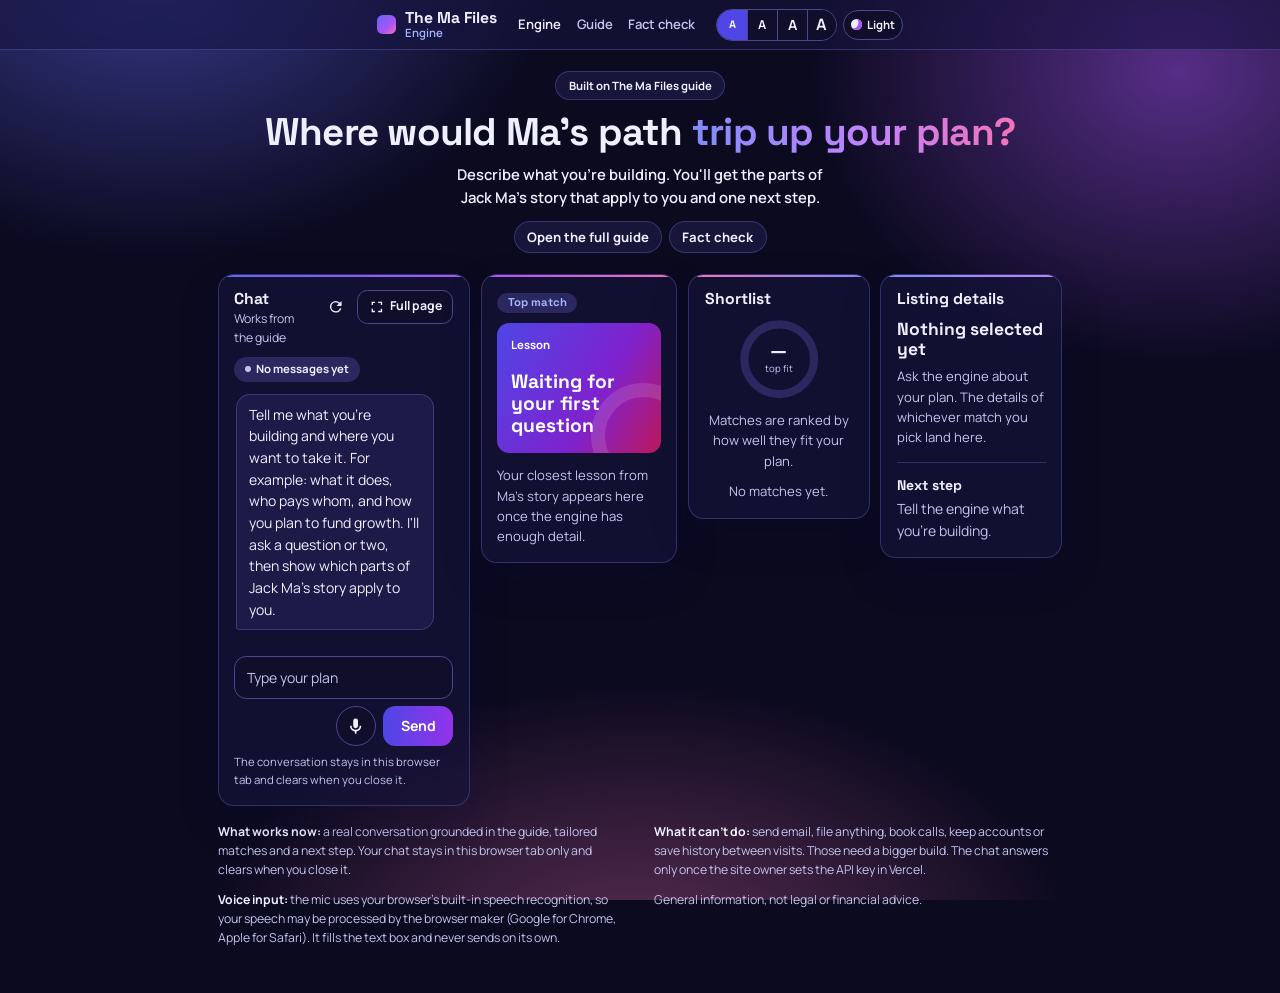
<file: index.html>
<!doctype html>
<html lang="en" data-theme="dark" data-font-size="sm">
<head>
<meta charset="utf-8">
<meta name="viewport" content="width=device-width, initial-scale=1, viewport-fit=cover">
<script>(function(){var d=document.documentElement;try{var t=localStorage.getItem('pref-theme');if(t==='light'||t==='dark'){d.setAttribute('data-theme',t);}var f=localStorage.getItem('pref-font-size');if(f==='sm'||f==='md'||f==='lg'||f==='xl'){d.setAttribute('data-font-size',f);}}catch(e){}})();</script>
<title>Ma Files Engine: test your plan against Jack Ma's story</title>
<meta name="description" content="Describe your business and see which parts of Jack Ma's rise and fall apply to you, with a concrete next step.">
<link rel="icon" href="/favicon.svg" type="image/svg+xml">
<link rel="preconnect" href="https://fonts.googleapis.com">
<link rel="preconnect" href="https://fonts.gstatic.com" crossorigin>
<link rel="stylesheet" href="https://fonts.googleapis.com/css2?family=Space+Grotesk:wght@500;600;700&family=Manrope:wght@400;500;600;700&display=swap">
<link rel="stylesheet" href="/assets/css/engine.css">
<script src="/assets/js/prefs.js" defer></script>
<script src="/assets/js/engine.js" defer></script>
</head>
<body>
<a class="skip" href="#chat-input">Skip to the chat</a>
<header class="nav">
  <div class="nav-inner">
    <a class="brand" href="/">
      <span class="brand-mark" aria-hidden="true"></span>
      <span class="brand-text"><span class="brand-name">The Ma Files</span><span class="brand-sub">Engine</span></span>
    </a>
    <nav class="nav-links" aria-label="Pages">
      <a href="/" aria-current="page">Engine</a>
      <a href="/guide">Guide</a>
      <a href="/guide#claims">Fact check</a>
    </nav>
    <div class="prefs" role="group" aria-label="Display settings">
      <div class="size-group" role="group" aria-label="Text size">
        <button type="button" class="pref-btn" data-font-size-set="sm" aria-pressed="true" aria-label="Text size small, selected">A</button>
        <button type="button" class="pref-btn" data-font-size-set="md" aria-pressed="false" aria-label="Text size medium">A</button>
        <button type="button" class="pref-btn" data-font-size-set="lg" aria-pressed="false" aria-label="Text size large">A</button>
        <button type="button" class="pref-btn" data-font-size-set="xl" aria-pressed="false" aria-label="Text size extra large">A</button>
      </div>
      <button type="button" class="pref-btn theme-btn" data-theme-toggle aria-pressed="true" aria-label="Switch to light theme"><span class="theme-icon" aria-hidden="true"></span><span class="theme-text">Light</span></button>
    </div>
  </div>
</header>

<main>
  <section class="hero">
    <p class="chip">Built on The Ma Files guide</p>
    <h1>Where would Ma's path <span class="grad">trip up your plan?</span></h1>
    <p class="sub">Describe what you're building. You'll get the parts of Jack Ma's story that apply to you and one next step.</p>
    <div class="hero-links">
      <a class="chip chip-link" href="/guide">Open the full guide</a>
      <a class="chip chip-link" href="/guide#claims">Fact check</a>
    </div>
  </section>

  <section class="board" aria-label="Engine">
    <article class="card card-chat" id="chat-card" aria-labelledby="chat-h">
      <div class="card-head">
        <div class="card-title">
          <h2 id="chat-h">Chat</h2>
          <p class="card-sub">Works from the guide</p>
        </div>
        <div class="head-actions">
          <button type="button" class="icon-btn" id="reset-btn" aria-label="Start over" title="Start over">
            <svg viewBox="0 0 24 24" aria-hidden="true" focusable="false"><path d="M17.65 6.35A7.95 7.95 0 0 0 12 4a8 8 0 1 0 7.73 10h-2.08A6 6 0 1 1 12 6c1.66 0 3.14.69 4.22 1.78L13 11h7V4l-2.35 2.35z"/></svg>
          </button>
          <button type="button" class="ghost-btn" id="full-btn" aria-pressed="false" aria-label="Open the chat full page">
            <svg viewBox="0 0 24 24" aria-hidden="true" focusable="false"><path d="M4 9V4h5v2H6v3H4zm10-5h6v5h-2V6h-4V4zM4 15h2v3h3v2H4v-5zm14 3v-3h2v5h-6v-2h4z"/></svg>
            <span id="full-label">Full page</span>
          </button>
        </div>
      </div>
      <p class="msg-count" id="msg-count"><span class="dot" aria-hidden="true"></span><span id="msg-count-text">No messages yet</span></p>
      <div class="log" id="log" role="log" aria-live="polite" aria-relevant="additions"></div>
      <form class="composer" id="composer" autocomplete="off">
        <label class="sr-only" for="chat-input">Describe your business or answer the question</label>
        <div class="composer-row">
          <textarea id="chat-input" rows="1" maxlength="1500" placeholder="Type your plan"></textarea>
          <button type="button" class="mic-btn" id="mic-btn" aria-pressed="false" aria-label="Start voice input" hidden>
            <svg viewBox="0 0 24 24" aria-hidden="true" focusable="false"><path d="M12 14a3 3 0 0 0 3-3V5a3 3 0 0 0-6 0v6a3 3 0 0 0 3 3zm5-3a5 5 0 0 1-10 0H5a7 7 0 0 0 6 6.93V21h2v-3.07A7 7 0 0 0 19 11h-2z"/></svg>
          </button>
          <button type="submit" class="send-btn" id="send-btn">Send</button>
        </div>
        <p class="status" id="status" role="status" aria-live="polite"></p>
        <p class="chat-note">The conversation stays in this browser tab and clears when you close it.</p>
      </form>
    </article>

    <article class="card card-top" aria-labelledby="top-h">
      <h2 class="pill-label" id="top-h">Top match</h2>
      <div class="match-tile">
        <p class="tile-kind">Lesson</p>
        <p class="tile-title" id="tile-title">Waiting for your first question</p>
      </div>
      <div id="top-match" class="top-match"></div>
    </article>

    <article class="card card-short" aria-labelledby="short-h">
      <h2 id="short-h">Shortlist</h2>
      <div class="gauge" id="gauge">
        <svg viewBox="0 0 120 120" aria-hidden="true" focusable="false">
          <defs>
            <linearGradient id="gauge-grad" x1="0" y1="0" x2="1" y2="1">
              <stop offset="0" stop-color="#818cf8"/>
              <stop offset="0.55" stop-color="#c084fc"/>
              <stop offset="1" stop-color="#f472b6"/>
            </linearGradient>
          </defs>
          <circle class="gauge-track" cx="60" cy="60" r="52"/>
          <circle class="gauge-fill" id="gauge-fill" cx="60" cy="60" r="52" stroke-dasharray="0 326.73" transform="rotate(-90 60 60)" visibility="hidden"/>
        </svg>
        <p class="gauge-value"><span id="gauge-number">&#8212;</span><span class="gauge-unit">top fit</span></p>
      </div>
      <p class="short-help">Matches are ranked by how well they fit your plan.</p>
      <ol class="shortlist" id="shortlist"></ol>
      <p class="empty center" id="short-empty">No matches yet.</p>
    </article>

    <article class="card card-details" aria-labelledby="details-h">
      <h2 id="details-h">Listing details</h2>
      <div id="details"></div>
      <div class="next-step">
        <h3>Next step</h3>
        <p id="next-step">Tell the engine what you're building.</p>
      </div>
    </article>
  </section>

  <section class="notes" aria-label="About this engine">
    <p><strong>What works now:</strong> a real conversation grounded in the guide, tailored matches and a next step. Your chat stays in this browser tab only and clears when you close it.</p>
    <p><strong>What it can't do:</strong> send email, file anything, book calls, keep accounts or save history between visits. Those need a bigger build. The chat answers only once the site owner sets the API key in Vercel.</p>
    <p><strong>Voice input:</strong> the mic uses your browser's built-in speech recognition, so your speech may be processed by the browser maker (Google for Chrome, Apple for Safari). It fills the text box and never sends on its own.</p>
    <p>General information, not legal or financial advice.</p>
  </section>
</main>
</body>
</html>
</file>
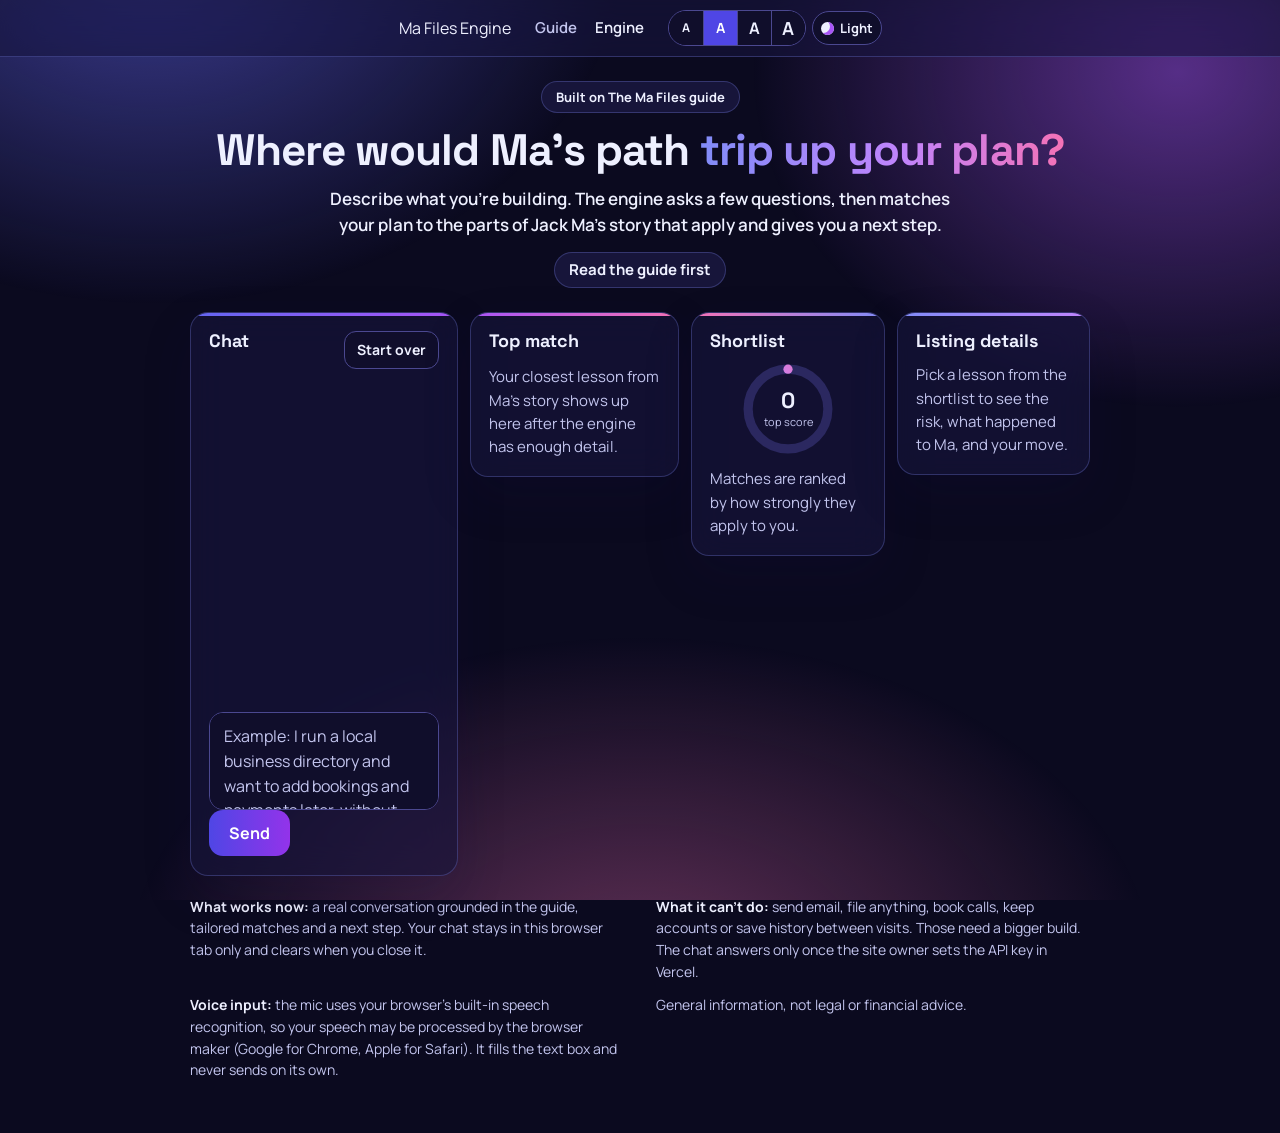
<file: engine.html>
<!doctype html>
<html lang="en" data-theme="dark" data-font-size="md">
<head>
<meta charset="utf-8">
<meta name="viewport" content="width=device-width, initial-scale=1, viewport-fit=cover">
<script>(function(){var d=document.documentElement;try{var t=localStorage.getItem('pref-theme');if(t==='light'||t==='dark'){d.setAttribute('data-theme',t);}var f=localStorage.getItem('pref-font-size');if(f==='sm'||f==='md'||f==='lg'||f==='xl'){d.setAttribute('data-font-size',f);}}catch(e){}})();</script>
<title>Ma Files Engine: test your plan against Jack Ma's story</title>
<meta name="description" content="Describe your business and see which parts of Jack Ma's rise and fall apply to you, with a concrete next step.">
<link rel="icon" href="/favicon.svg" type="image/svg+xml">
<link rel="preconnect" href="https://fonts.googleapis.com">
<link rel="preconnect" href="https://fonts.gstatic.com" crossorigin>
<link rel="stylesheet" href="https://fonts.googleapis.com/css2?family=Space+Grotesk:wght@500;600;700&family=Manrope:wght@400;500;600;700&display=swap">
<link rel="stylesheet" href="/assets/css/engine.css">
<script src="/assets/js/prefs.js" defer></script>
<script src="/assets/js/engine.js" defer></script>
</head>
<body>
<a class="skip" href="#chat-input">Skip to the chat</a>
<header class="nav">
  <div class="nav-inner">
    <a class="brand" href="/engine">Ma Files Engine</a>
    <nav class="nav-links" aria-label="Pages">
      <a href="/">Guide</a>
      <a href="/engine" aria-current="page">Engine</a>
    </nav>
    <div class="prefs" role="group" aria-label="Display settings">
      <div class="size-group" role="group" aria-label="Text size">
        <button type="button" class="pref-btn" data-font-size-set="sm" aria-pressed="false" aria-label="Text size small">A</button>
        <button type="button" class="pref-btn" data-font-size-set="md" aria-pressed="true" aria-label="Text size medium, selected">A</button>
        <button type="button" class="pref-btn" data-font-size-set="lg" aria-pressed="false" aria-label="Text size large">A</button>
        <button type="button" class="pref-btn" data-font-size-set="xl" aria-pressed="false" aria-label="Text size extra large">A</button>
      </div>
      <button type="button" class="pref-btn theme-btn" data-theme-toggle aria-pressed="true" aria-label="Switch to light theme"><span class="theme-icon" aria-hidden="true"></span><span class="theme-text">Light</span></button>
    </div>
  </div>
</header>

<main>
  <section class="hero">
    <p class="chip">Built on The Ma Files guide</p>
    <h1>Where would Ma's path <span class="grad">trip up your plan?</span></h1>
    <p class="sub">Describe what you're building. The engine asks a few questions, then matches your plan to the parts of Jack Ma's story that apply and gives you a next step.</p>
    <a class="chip chip-link" href="/">Read the guide first</a>
  </section>

  <section class="board" aria-label="Engine">
    <article class="card card-chat" aria-labelledby="chat-h">
      <div class="card-head">
        <h2 id="chat-h">Chat</h2>
        <button type="button" class="ghost-btn" id="reset-btn">Start over</button>
      </div>
      <div class="log" id="log" role="log" aria-live="polite" aria-relevant="additions"></div>
      <form class="composer" id="composer" autocomplete="off">
        <label class="sr-only" for="chat-input">Describe your business or answer the question</label>
        <textarea id="chat-input" rows="3" maxlength="1500" placeholder="Example: I run a local business directory and want to add bookings and payments later, without outside investors."></textarea>
        <div class="composer-actions">
          <button type="button" class="mic-btn" id="mic-btn" aria-pressed="false" aria-label="Start voice input" hidden>
            <svg viewBox="0 0 24 24" aria-hidden="true" focusable="false"><path d="M12 14a3 3 0 0 0 3-3V5a3 3 0 0 0-6 0v6a3 3 0 0 0 3 3zm5-3a5 5 0 0 1-10 0H5a7 7 0 0 0 6 6.93V21h2v-3.07A7 7 0 0 0 19 11h-2z"/></svg>
          </button>
          <button type="submit" class="send-btn" id="send-btn">Send</button>
        </div>
        <p class="status" id="status" role="status" aria-live="polite"></p>
      </form>
    </article>

    <article class="card card-top" aria-labelledby="top-h">
      <h2 id="top-h">Top match</h2>
      <div id="top-match" class="top-match">
        <p class="empty">Your closest lesson from Ma's story shows up here after the engine has enough detail.</p>
      </div>
    </article>

    <article class="card card-short" aria-labelledby="short-h">
      <h2 id="short-h">Shortlist</h2>
      <div class="gauge" id="gauge">
        <svg viewBox="0 0 120 120" aria-hidden="true" focusable="false">
          <defs>
            <linearGradient id="gauge-grad" x1="0" y1="0" x2="1" y2="1">
              <stop offset="0" stop-color="#818cf8"/>
              <stop offset="0.55" stop-color="#c084fc"/>
              <stop offset="1" stop-color="#f472b6"/>
            </linearGradient>
          </defs>
          <circle class="gauge-track" cx="60" cy="60" r="52"/>
          <circle class="gauge-fill" id="gauge-fill" cx="60" cy="60" r="52" stroke-dasharray="0 326.73" transform="rotate(-90 60 60)"/>
        </svg>
        <p class="gauge-value"><span id="gauge-number">0</span><span class="gauge-unit">top score</span></p>
      </div>
      <ol class="shortlist" id="shortlist"></ol>
      <p class="empty" id="short-empty">Matches are ranked by how strongly they apply to you.</p>
    </article>

    <article class="card card-details" aria-labelledby="details-h">
      <h2 id="details-h">Listing details</h2>
      <div id="details">
        <p class="empty">Pick a lesson from the shortlist to see the risk, what happened to Ma, and your move.</p>
      </div>
    </article>
  </section>

  <section class="notes" aria-label="About this engine">
    <p><strong>What works now:</strong> a real conversation grounded in the guide, tailored matches and a next step. Your chat stays in this browser tab only and clears when you close it.</p>
    <p><strong>What it can't do:</strong> send email, file anything, book calls, keep accounts or save history between visits. Those need a bigger build. The chat answers only once the site owner sets the API key in Vercel.</p>
    <p><strong>Voice input:</strong> the mic uses your browser's built-in speech recognition, so your speech may be processed by the browser maker (Google for Chrome, Apple for Safari). It fills the text box and never sends on its own.</p>
    <p>General information, not legal or financial advice.</p>
  </section>
</main>
</body>
</html>
</file>
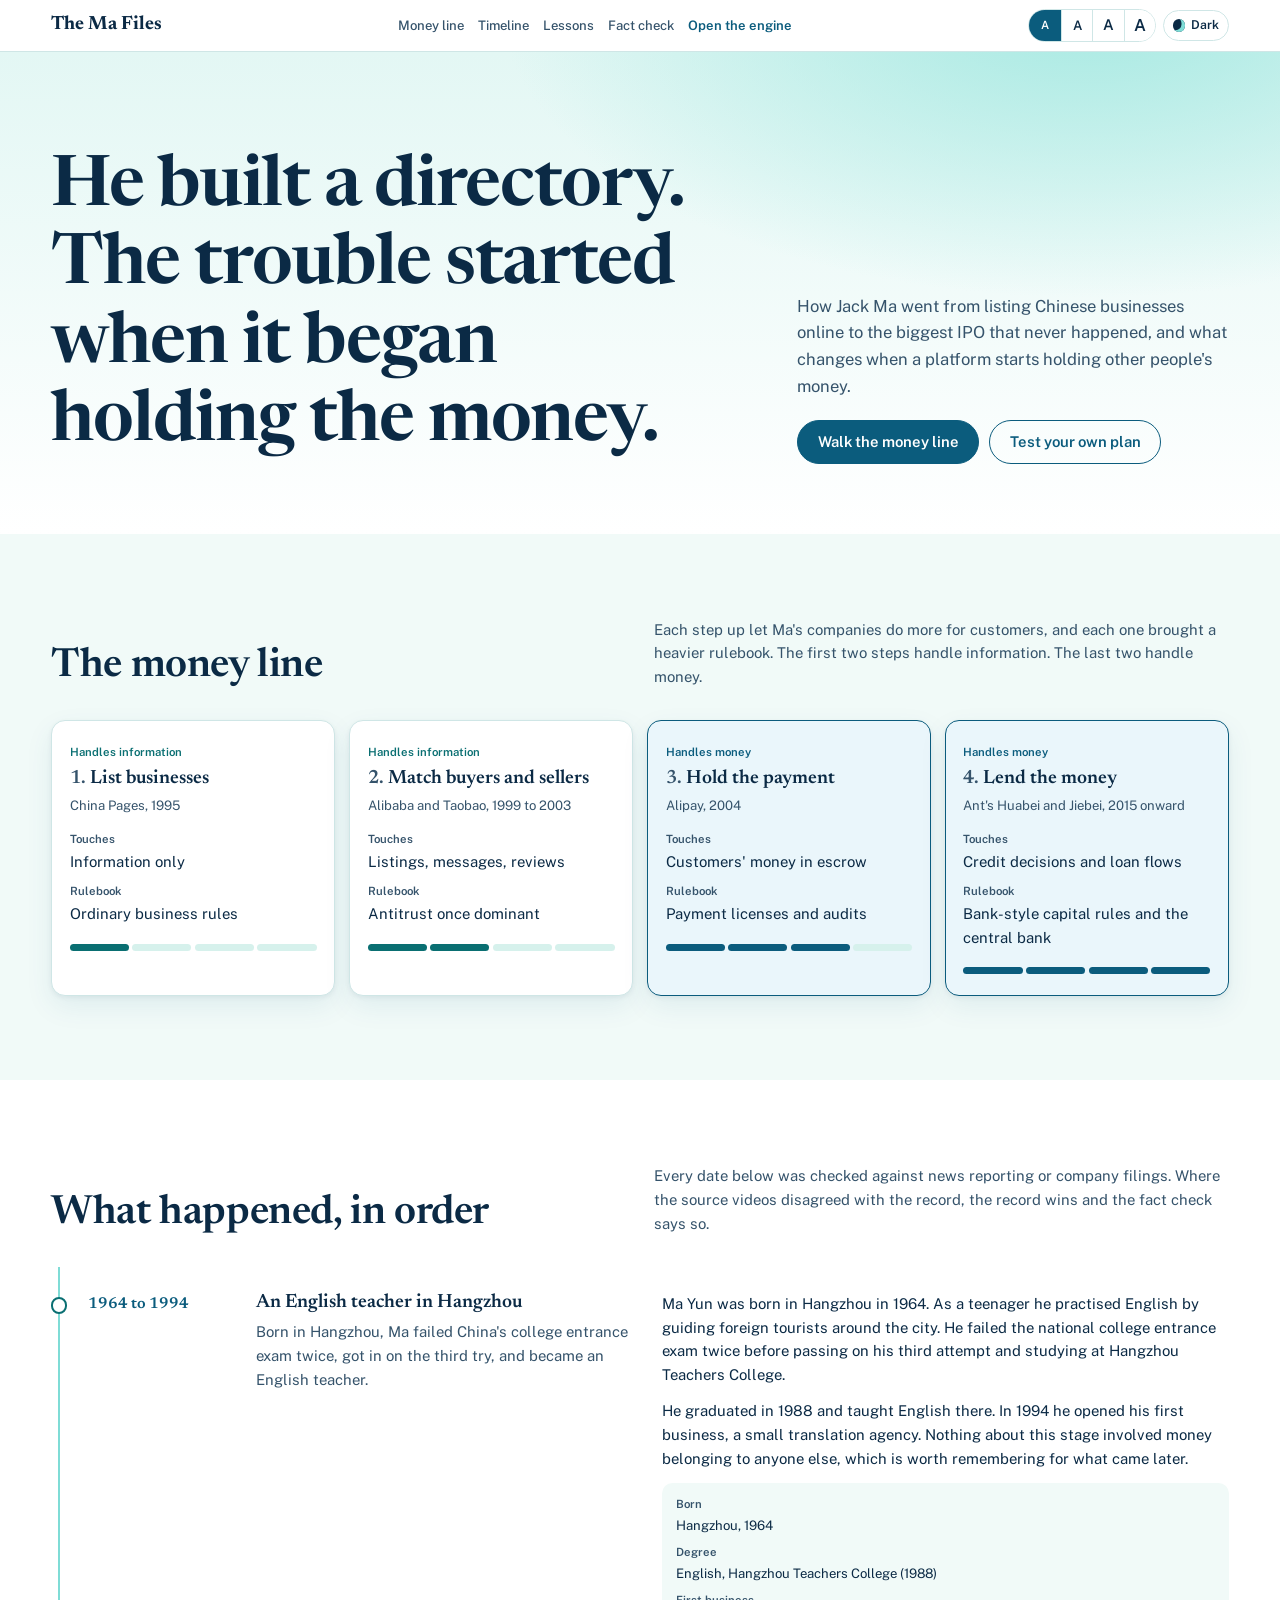
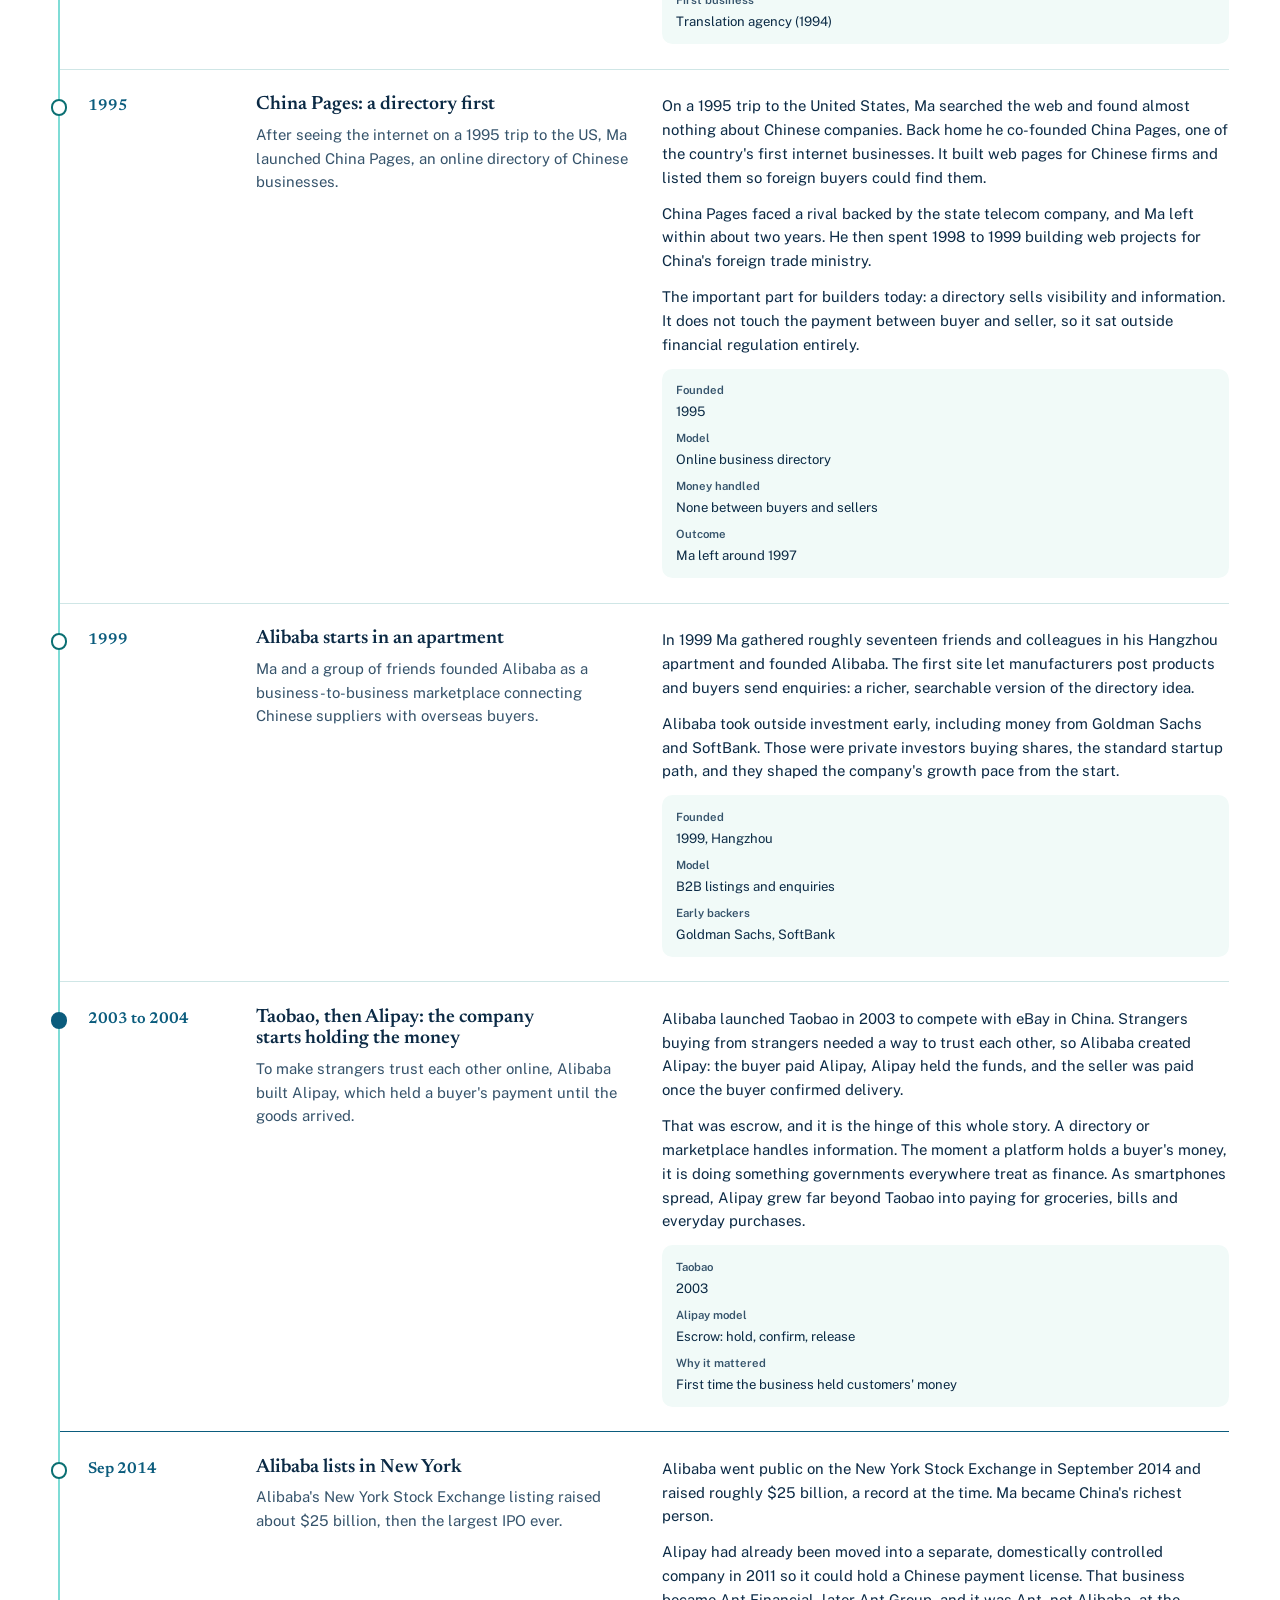
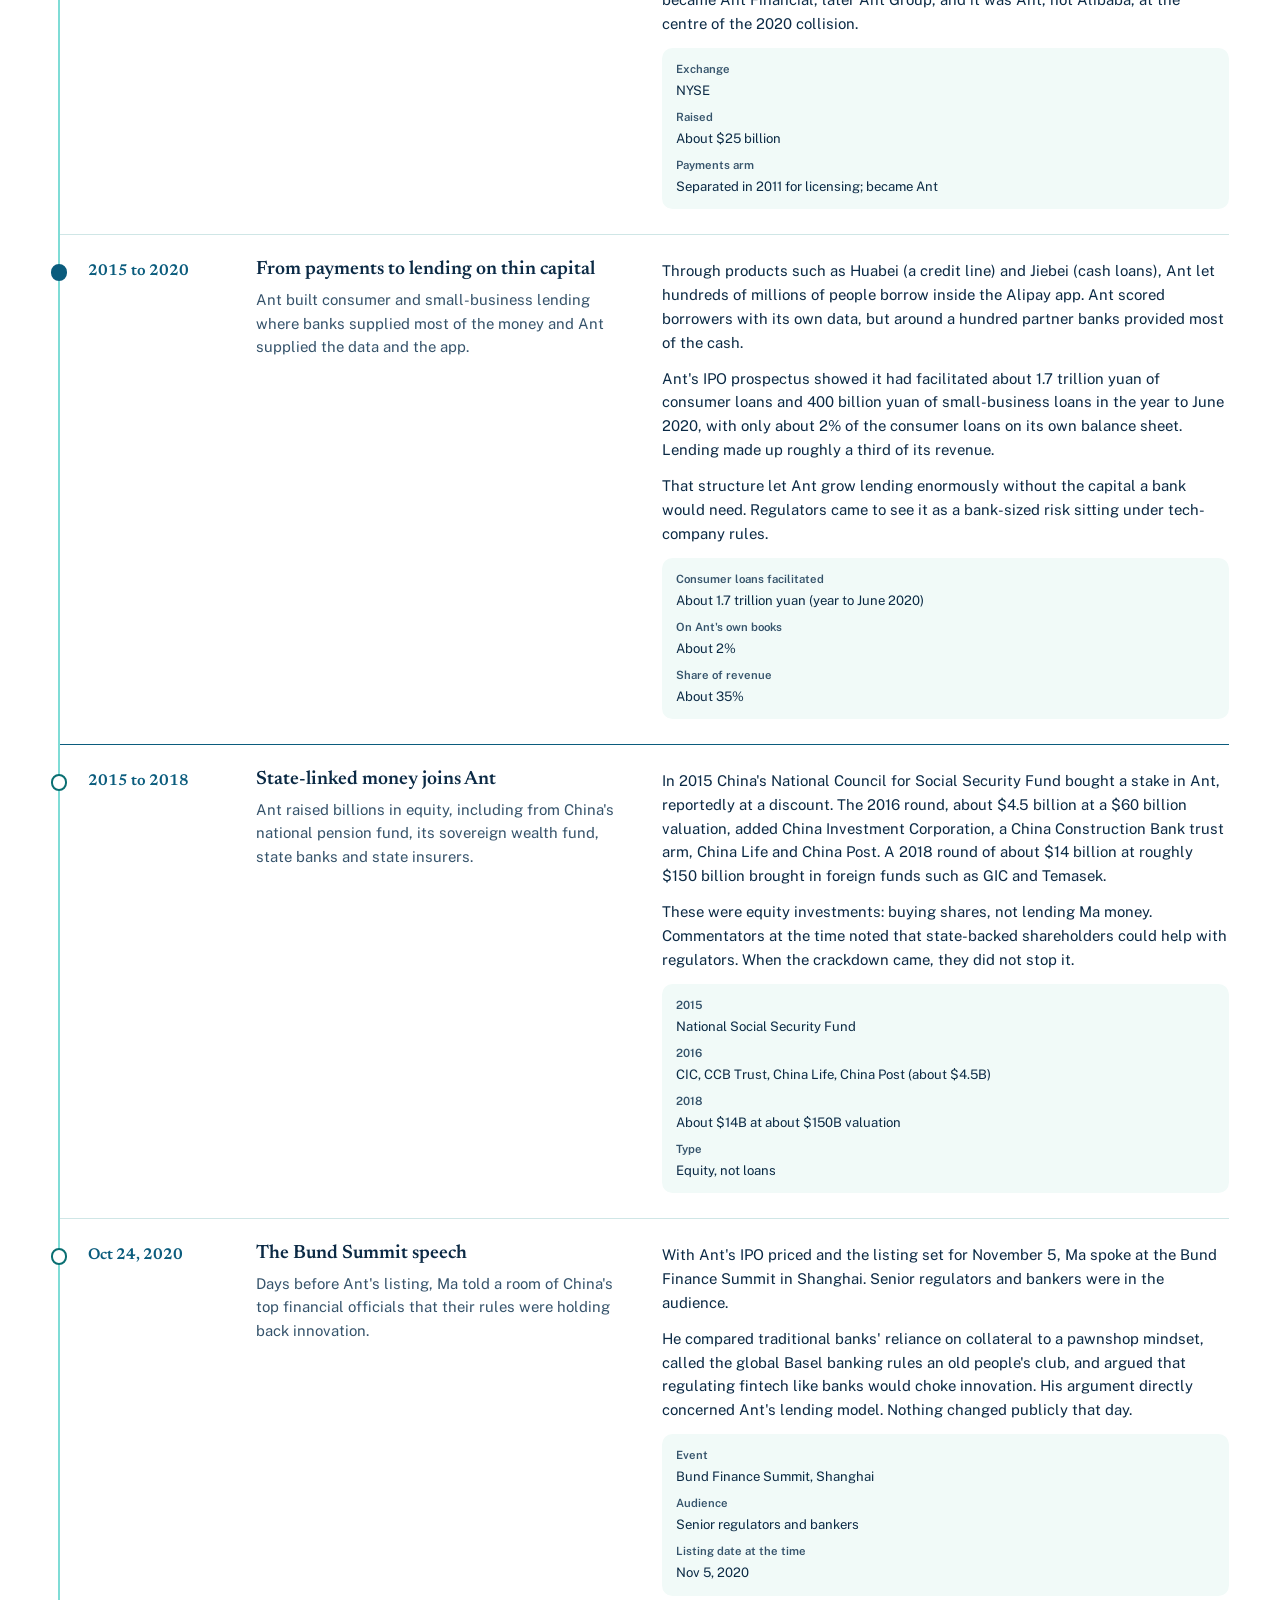
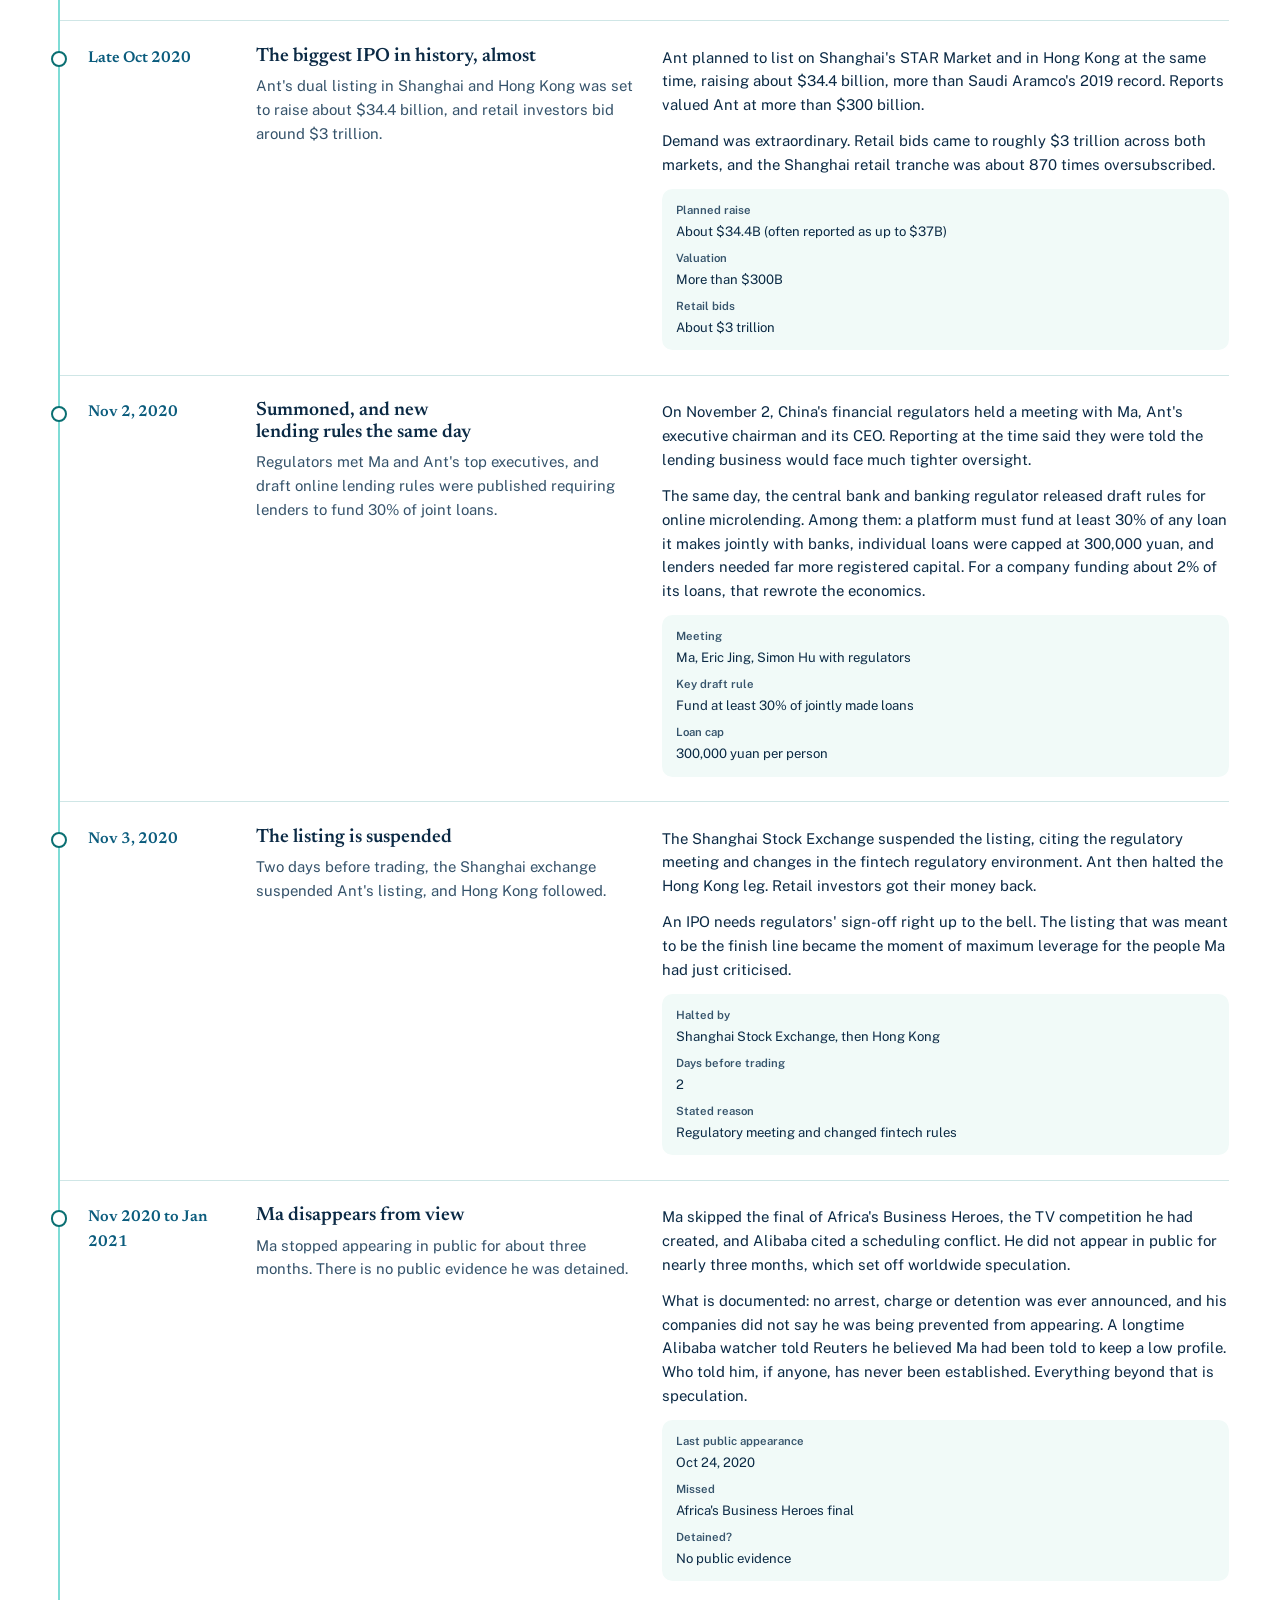
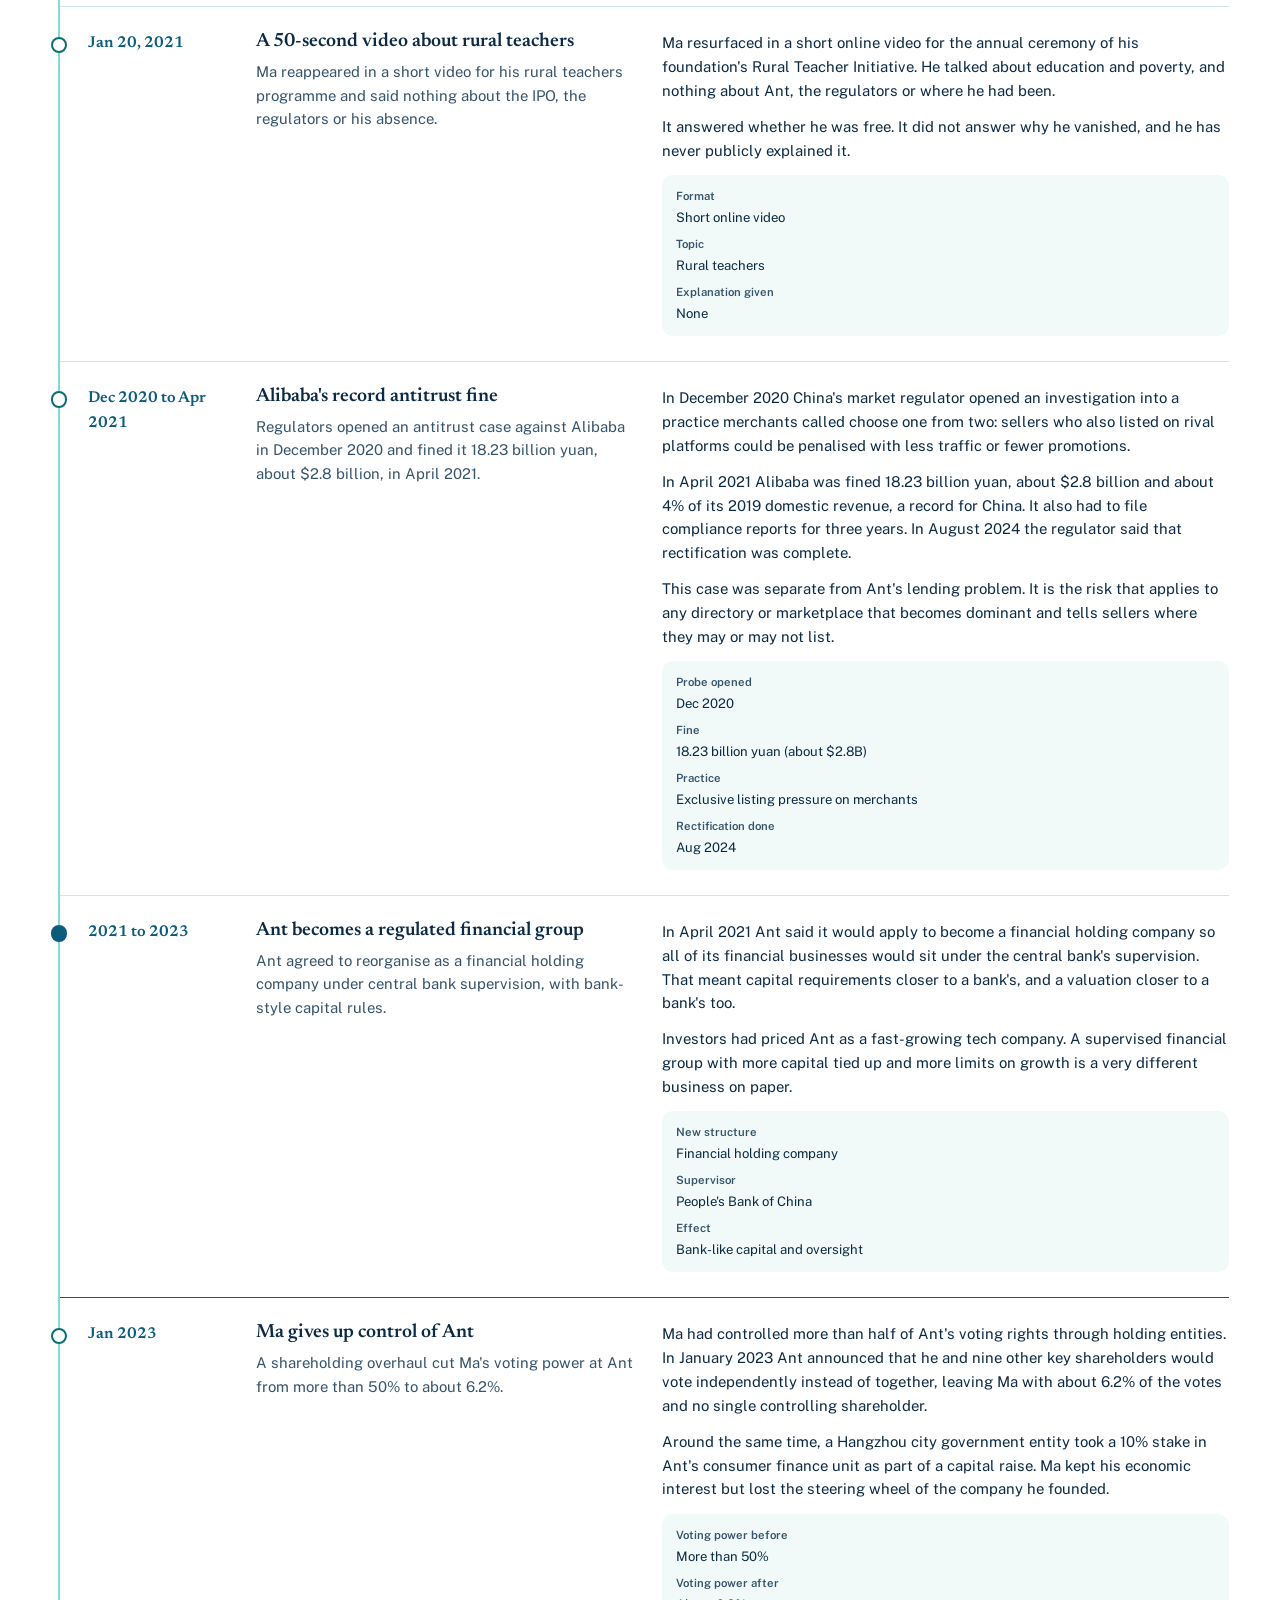
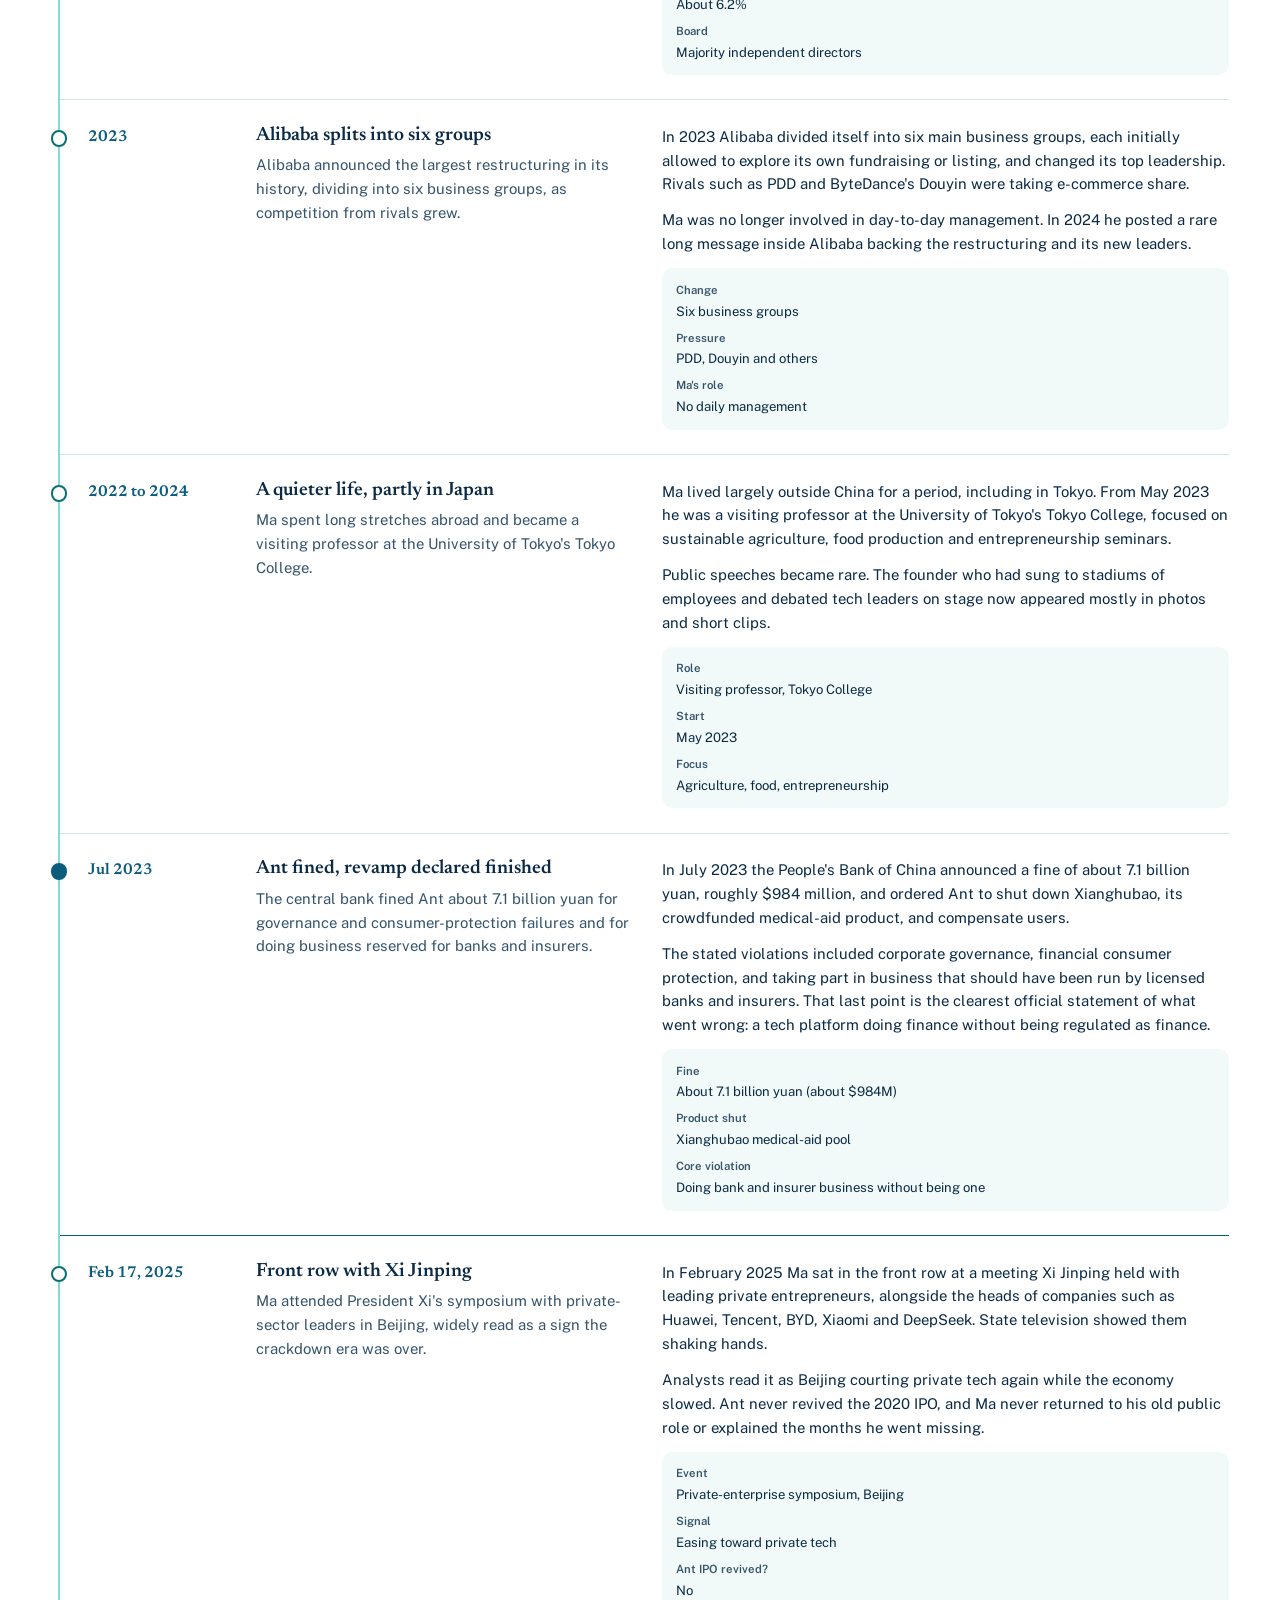
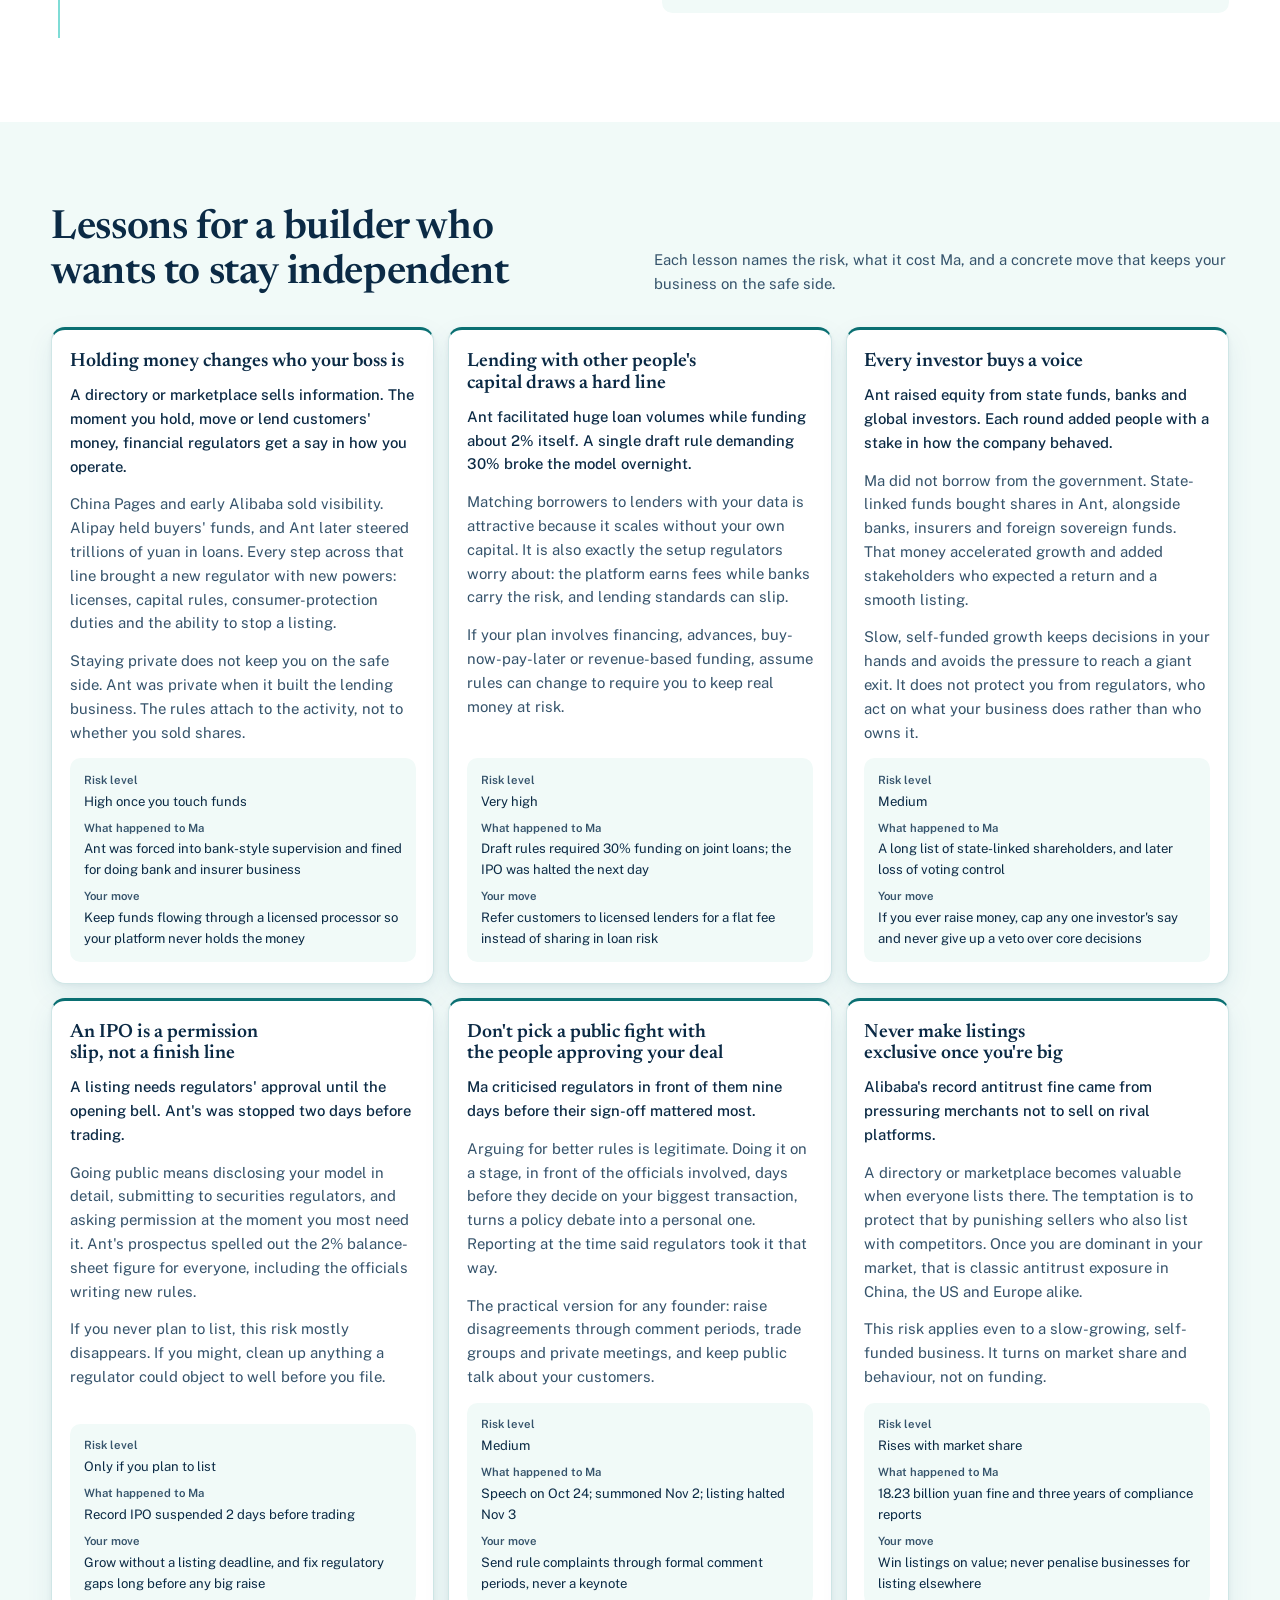
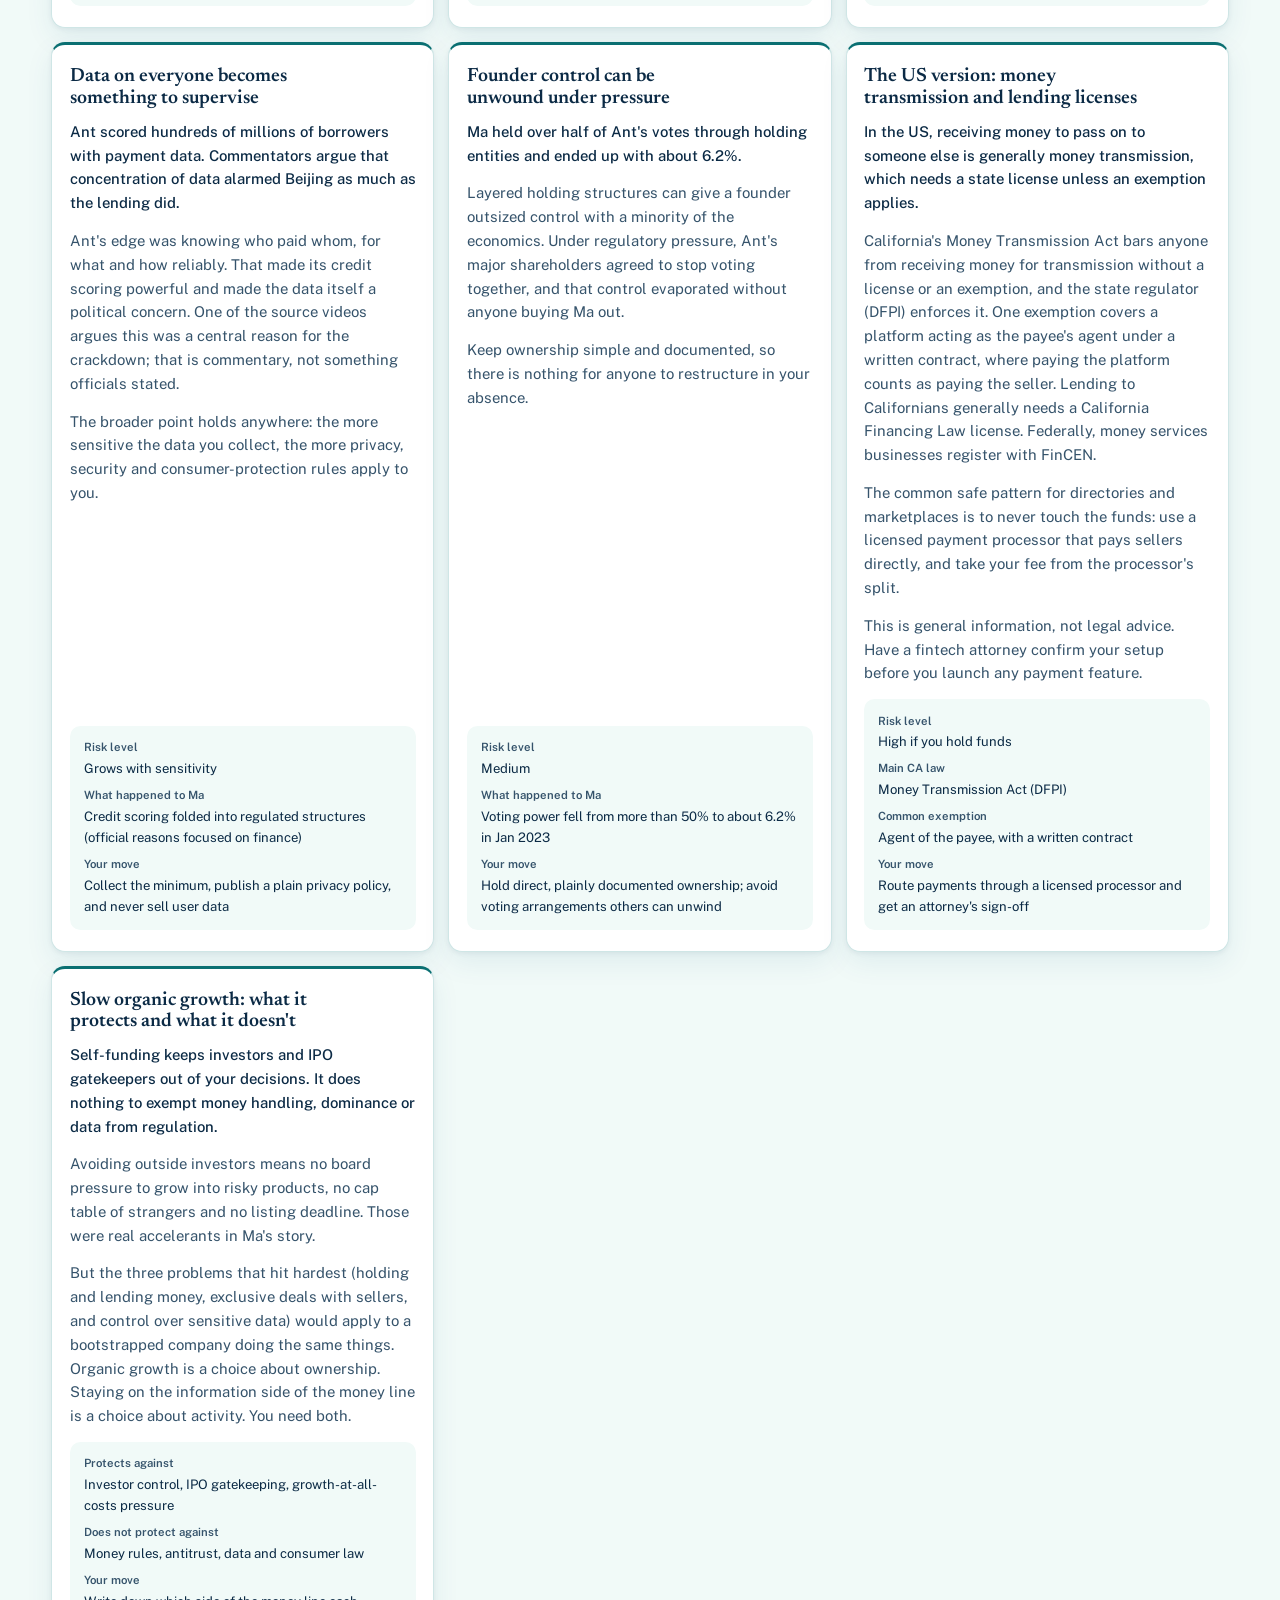
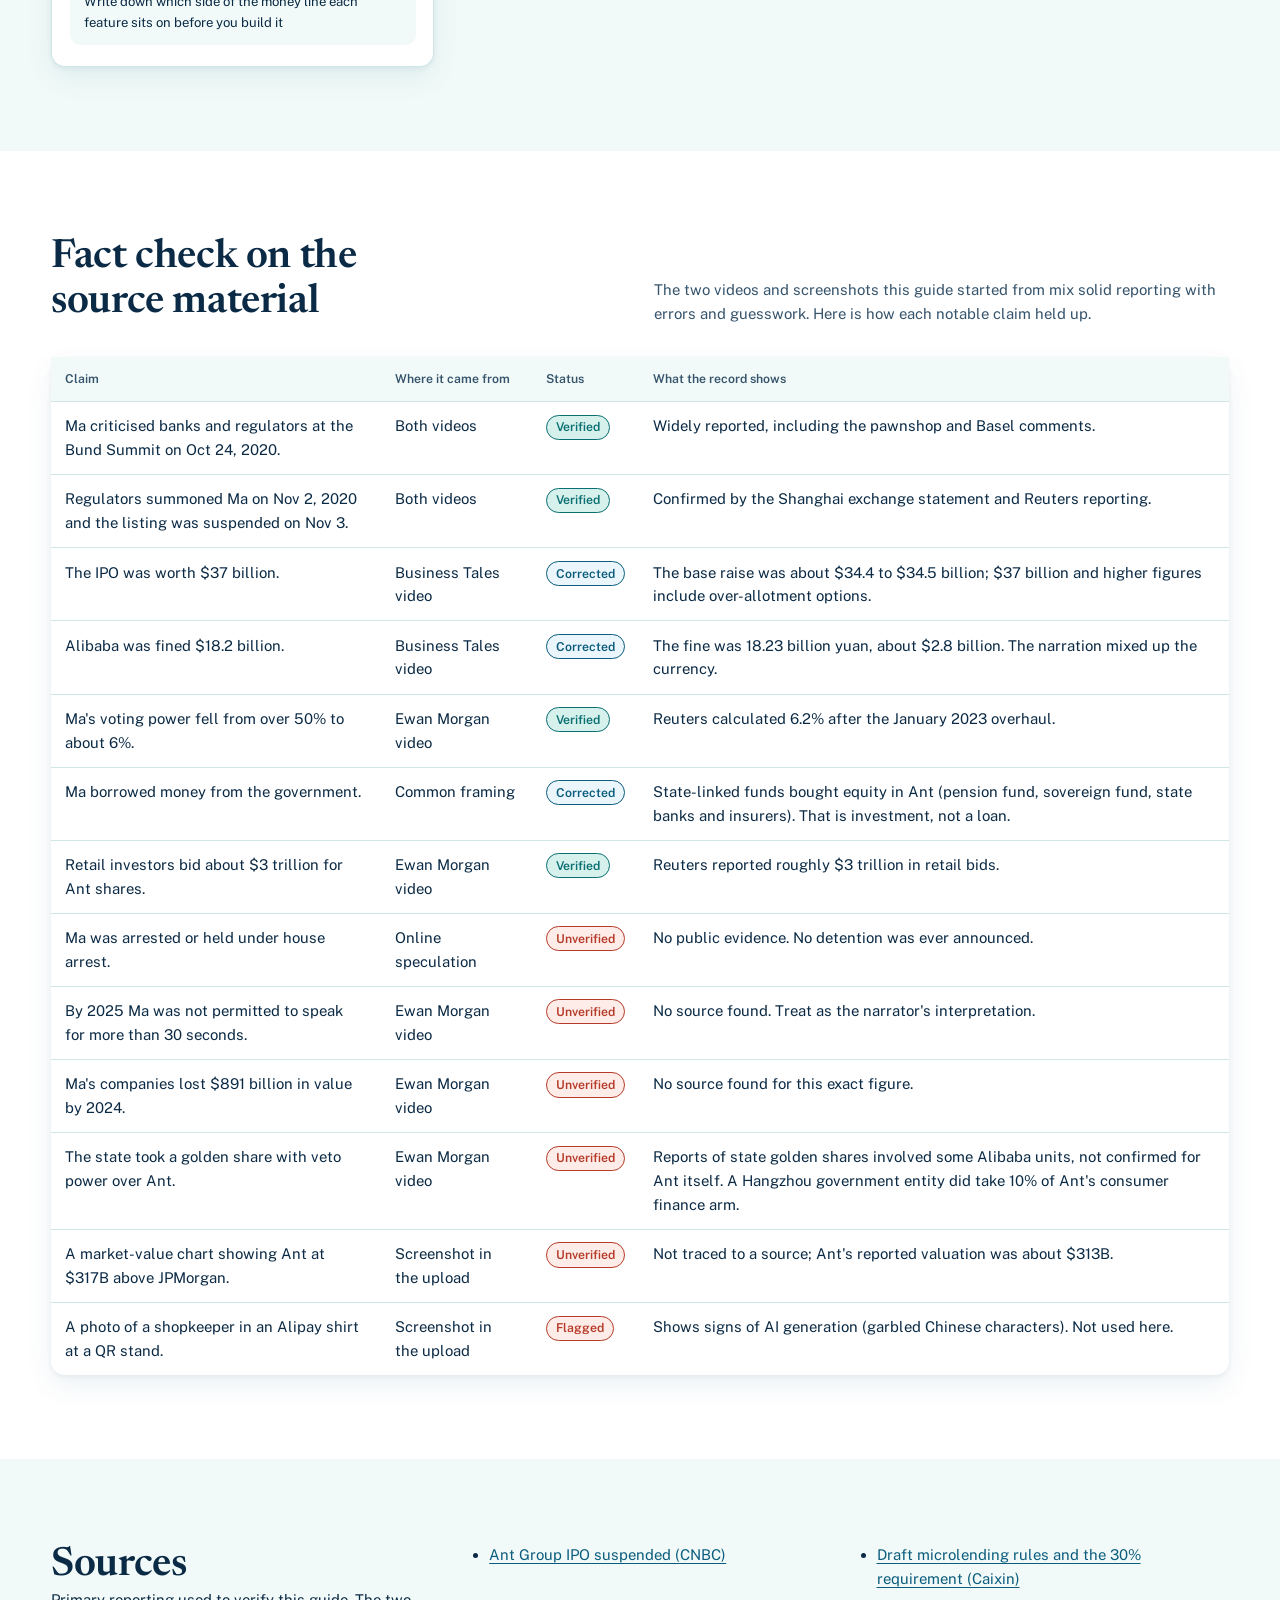
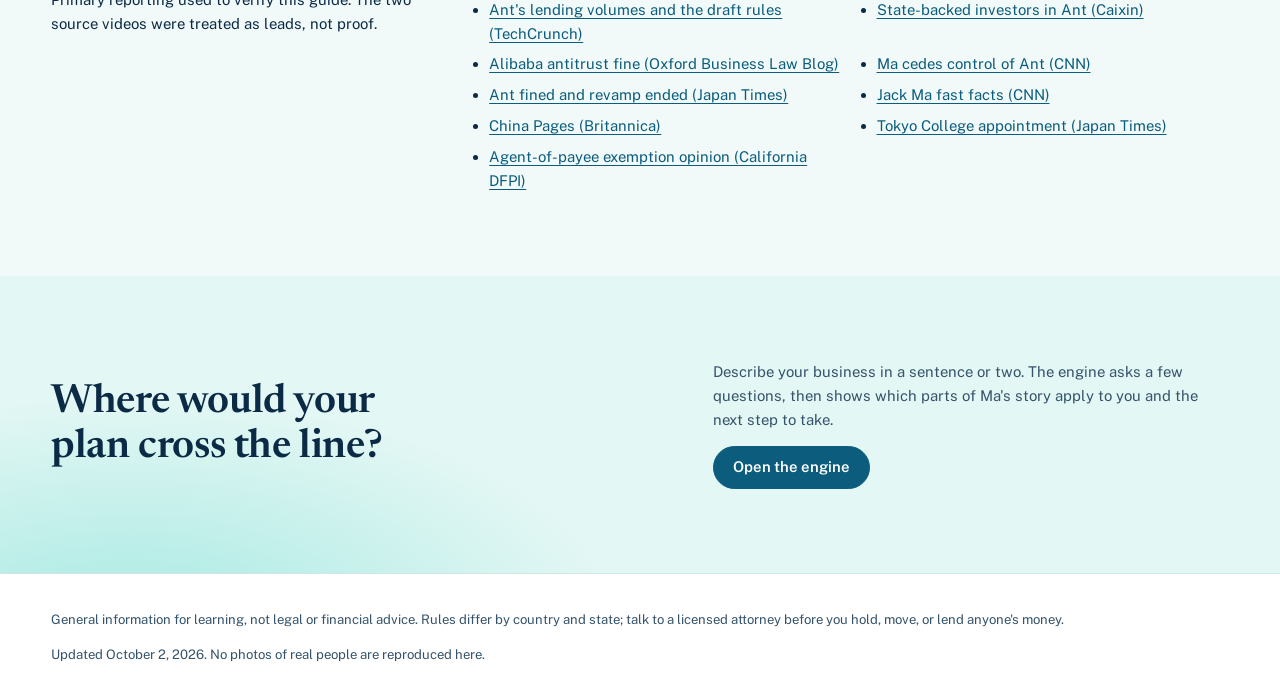
<file: guide.html>
<!doctype html>
<html lang="en" data-theme="light" data-font-size="sm">
<head>
<meta charset="utf-8">
<meta name="viewport" content="width=device-width, initial-scale=1, viewport-fit=cover">
<script>(function(){var d=document.documentElement;try{var t=localStorage.getItem('pref-theme');if(t==='light'||t==='dark'){d.setAttribute('data-theme',t);}var f=localStorage.getItem('pref-font-size');if(f==='sm'||f==='md'||f==='lg'||f==='xl'){d.setAttribute('data-font-size',f);}}catch(e){}})();</script>
<title>The Ma Files: how Jack Ma crossed the money line</title>
<meta name="description" content="A verified guide to Jack Ma's rise and fall: from a business directory to Alipay, Ant's halted IPO, and what changes when a platform starts holding other people's money.">
<link rel="icon" href="/favicon.svg" type="image/svg+xml">
<link rel="preconnect" href="https://fonts.googleapis.com">
<link rel="preconnect" href="https://fonts.gstatic.com" crossorigin>
<link rel="stylesheet" href="https://fonts.googleapis.com/css2?family=Newsreader:opsz,wght@6..72,500;6..72,600;6..72,700&family=Public+Sans:wght@400;500;600;700&display=swap">
<link rel="stylesheet" href="/assets/css/gub.css">
<script src="/assets/js/prefs.js" defer></script>
<script src="/assets/js/gub.js" defer></script>
</head>
<body>
<a class="skip" href="#main">Skip to content</a>
<header class="topbar">
  <div class="topbar-inner">
    <a class="brand" href="/guide">The Ma Files</a>
    <nav class="nav" aria-label="Sections">
      <a href="#money-line">Money line</a>
      <a href="#timeline">Timeline</a>
      <a href="#lessons">Lessons</a>
      <a href="#claims">Fact check</a>
      <a class="nav-engine" href="/">Open the engine</a>
    </nav>
    <div class="prefs" role="group" aria-label="Display settings">
      <div class="size-group" role="group" aria-label="Text size">
        <button type="button" class="pref-btn" data-font-size-set="sm" aria-pressed="true" aria-label="Text size small, selected">A</button>
        <button type="button" class="pref-btn" data-font-size-set="md" aria-pressed="false" aria-label="Text size medium">A</button>
        <button type="button" class="pref-btn" data-font-size-set="lg" aria-pressed="false" aria-label="Text size large">A</button>
        <button type="button" class="pref-btn" data-font-size-set="xl" aria-pressed="false" aria-label="Text size extra large">A</button>
      </div>
      <button type="button" class="pref-btn theme-btn" data-theme-toggle aria-pressed="false" aria-label="Switch to dark theme"><span class="theme-icon" aria-hidden="true"></span><span class="theme-text">Dark</span></button>
    </div>
  </div>
</header>

<main id="main">
  <section class="hero">
    <div class="wrap hero-grid">
      <h1>He built a directory. The trouble started when it began holding the money.</h1>
      <div class="hero-side">
        <p class="dek" id="hero-dek">How Jack Ma went from listing Chinese businesses online to the biggest IPO that never happened, and what changes when a platform starts holding other people's money.</p>
        <div class="hero-actions">
          <a class="btn" href="#money-line">Walk the money line</a>
          <a class="btn quiet" href="/">Test your own plan</a>
        </div>
      </div>
    </div>
  </section>

  <section class="section soft" id="money-line" aria-labelledby="money-line-h">
    <div class="wrap">
      <div class="section-head">
        <h2 id="money-line-h">The money line</h2>
        <p>Each step up let Ma's companies do more for customers, and each one brought a heavier rulebook. The first two steps handle information. The last two handle money.</p>
      </div>
      <ol class="ladder" id="ladder"></ol>
    </div>
  </section>

  <section class="section" id="timeline" aria-labelledby="timeline-h">
    <div class="wrap">
      <div class="section-head">
        <h2 id="timeline-h">What happened, in order</h2>
        <p>Every date below was checked against news reporting or company filings. Where the source videos disagreed with the record, the record wins and the fact check says so.</p>
      </div>
      <div class="timeline" id="timeline-list"></div>
    </div>
  </section>

  <section class="section soft" id="lessons" aria-labelledby="lessons-h">
    <div class="wrap">
      <div class="section-head">
        <h2 id="lessons-h">Lessons for a builder who wants to stay independent</h2>
        <p>Each lesson names the risk, what it cost Ma, and a concrete move that keeps your business on the safe side.</p>
      </div>
      <div class="lessons" id="lesson-list"></div>
    </div>
  </section>

  <section class="section" id="claims" aria-labelledby="claims-h">
    <div class="wrap">
      <div class="section-head">
        <h2 id="claims-h">Fact check on the source material</h2>
        <p>The two videos and screenshots this guide started from mix solid reporting with errors and guesswork. Here is how each notable claim held up.</p>
      </div>
      <div class="table-scroll">
        <table class="claims">
          <thead>
            <tr><th scope="col">Claim</th><th scope="col">Where it came from</th><th scope="col">Status</th><th scope="col">What the record shows</th></tr>
          </thead>
          <tbody id="claims-body"></tbody>
        </table>
      </div>
    </div>
  </section>

  <section class="section soft" id="sources" aria-labelledby="sources-h">
    <div class="wrap two-col">
      <div>
        <h2 id="sources-h">Sources</h2>
        <p>Primary reporting used to verify this guide. The two source videos were treated as leads, not proof.</p>
      </div>
      <ul class="sources" id="source-list"></ul>
    </div>
  </section>

  <section class="section engine-cta" aria-labelledby="cta-h">
    <div class="wrap cta-grid">
      <h2 id="cta-h">Where would your plan cross the line?</h2>
      <div>
        <p>Describe your business in a sentence or two. The engine asks a few questions, then shows which parts of Ma's story apply to you and the next step to take.</p>
        <a class="btn" href="/">Open the engine</a>
      </div>
    </div>
  </section>
</main>

<footer class="footer">
  <div class="wrap">
    <p id="disclaimer">General information for learning, not legal or financial advice. Rules differ by country and state; talk to a licensed attorney before you hold, move, or lend anyone's money.</p>
    <p class="footer-note">Updated <span id="updated">October 2, 2026</span>. No photos of real people are reproduced here.</p>
  </div>
</footer>
<noscript><p class="noscript">Turn on JavaScript to load the timeline, lessons and fact check.</p></noscript>
</body>
</html>
</file>
<file: assets/css/engine.css>
/* Ma Files Engine: standing engine template. Dark by default, condensed board, all sizes in rem. */

:root {
  --font-head: "Space Grotesk", "Avenir Next", "Segoe UI", system-ui, -apple-system, Roboto, Arial, sans-serif;
  --font-body: "Manrope", system-ui, -apple-system, "Segoe UI", Roboto, "Helvetica Neue", Arial, sans-serif;
  --indigo: #6366f1;
  --purple: #a855f7;
  --indigo-soft: #818cf8;
  --purple-soft: #c084fc;
  --pink: #f472b6;

  /* light theme */
  --bg: #f4f2ff;
  --glow-a: rgba(99, 102, 241, 0.34);
  --glow-b: rgba(168, 85, 247, 0.30);
  --glow-c: rgba(244, 114, 182, 0.26);
  --ink: #1b1846;
  --ink-soft: #46437a;
  --panel-solid: #ffffff;
  --panel: rgba(255, 255, 255, 0.78);
  --panel-line: rgba(99, 102, 241, 0.22);
  --field: #ffffff;
  --field-line: #b9b6ea;
  --bubble-user: #e6e4ff;
  --bubble-bot: #ffffff;
  --link: #4338ca;
  --btn-a: #4f46e5;
  --btn-b: #9333ea;
  --on-btn: #ffffff;
  --grad-a: #4f46e5;
  --grad-b: #9333ea;
  --grad-c: #c0267a;
  --coral: #b4372a;
  --coral-bg: #fde9e5;
  --track: #e2e0fb;
  --focus: #4f46e5;
  color-scheme: light;
}

:root[data-theme="dark"] {
  --bg: #0b0a1f;
  --glow-a: rgba(99, 102, 241, 0.55);
  --glow-b: rgba(168, 85, 247, 0.48);
  --glow-c: rgba(244, 114, 182, 0.36);
  --ink: #eef0ff;
  --ink-soft: #c3c5ee;
  --panel-solid: #17153a;
  --panel: rgba(23, 21, 58, 0.62);
  --panel-line: rgba(129, 140, 248, 0.28);
  --field: #100e2b;
  --field-line: #4b4890;
  --bubble-user: #2e2a78;
  --bubble-bot: #1d1a48;
  --link: #a5b4fc;
  --btn-a: #4f46e5;
  --btn-b: #9333ea;
  --on-btn: #ffffff;
  --grad-a: #818cf8;
  --grad-b: #c084fc;
  --grad-c: #f472b6;
  --coral: #ff9e8c;
  --coral-bg: rgba(255, 120, 100, 0.14);
  --track: #2b2860;
  --focus: #a5b4fc;
  color-scheme: dark;
}

html { font-size: 100%; -webkit-text-size-adjust: 100%; text-size-adjust: 100%; }
html[data-font-size="sm"] { font-size: 87.5%; }
html[data-font-size="md"] { font-size: 100%; }
html[data-font-size="lg"] { font-size: 112.5%; }
html[data-font-size="xl"] { font-size: 125%; }

*, *::before, *::after { box-sizing: border-box; }

body {
  margin: 0;
  min-height: 100vh;
  background: var(--bg);
  color: var(--ink);
  font-family: var(--font-body);
  font-size: 1rem;
  line-height: 1.55;
  overflow-wrap: break-word;
  position: relative;
}
/* Vibrant glow on a fixed layer (works on iOS, no scrim over it). */
body::before {
  content: "";
  position: fixed;
  inset: 0;
  z-index: -1;
  pointer-events: none;
  background:
    radial-gradient(42rem 32rem at 12% -6%, var(--glow-a), transparent 70%),
    radial-gradient(38rem 30rem at 92% 8%, var(--glow-b), transparent 70%),
    radial-gradient(46rem 30rem at 50% 108%, var(--glow-c), transparent 70%);
}

h1, h2, h3 { font-family: var(--font-head); margin: 0; line-height: 1.15; color: var(--ink); }
a { color: var(--link); text-underline-offset: 0.2em; }
p { margin: 0 0 0.75rem; }
:focus-visible { outline: 0.1875rem solid var(--focus); outline-offset: 0.1875rem; border-radius: 0.375rem; }
.sr-only { position: absolute; width: 0.0625rem; height: 0.0625rem; overflow: hidden; clip: rect(0 0 0 0); clip-path: inset(50%); white-space: nowrap; }
[hidden] { display: none !important; }

.skip { position: absolute; left: 1rem; top: -10rem; z-index: 50; padding: 0.75rem 1rem; background: var(--btn-a); color: var(--on-btn); border-radius: 0.5rem; }
.skip:focus { top: calc(0.5rem + env(safe-area-inset-top, 0px)); }

/* Sticky full-width nav bar; content centered */
.nav {
  position: sticky;
  top: 0;
  z-index: 20;
  padding-top: env(safe-area-inset-top, 0px);
  border-bottom: 0.0625rem solid var(--panel-line);
  background: var(--panel-solid);
}
@supports ((-webkit-backdrop-filter: blur(1px)) or (backdrop-filter: blur(1px))) {
  .nav {
    background: var(--panel);
    -webkit-backdrop-filter: blur(1.25rem) saturate(1.3);
    backdrop-filter: blur(1.25rem) saturate(1.3);
  }
}
.nav-inner {
  max-width: 64rem;
  margin: 0 auto;
  display: flex;
  flex-wrap: wrap;
  align-items: center;
  justify-content: center;
  gap: 0.5rem 1.5rem;
  padding: 0.625rem calc(1rem + env(safe-area-inset-right, 0px)) 0.625rem calc(1rem + env(safe-area-inset-left, 0px));
}
.brand { display: inline-flex; align-items: center; gap: 0.625rem; text-decoration: none; color: var(--ink); }
.brand-mark { width: 1.375rem; height: 1.375rem; border-radius: 0.4rem; background: linear-gradient(135deg, var(--indigo), var(--purple) 60%, var(--pink)); flex: 0 0 auto; }
.brand-text { display: flex; flex-direction: column; line-height: 1.1; }
.brand-name { font-family: var(--font-head); font-weight: 700; font-size: 1.125rem; }
.brand-sub { font-size: 0.8125rem; font-weight: 600; color: var(--link); }
.nav-links { display: flex; flex-wrap: wrap; justify-content: center; gap: 0.25rem 1.125rem; }
.nav-links a { color: var(--ink-soft); text-decoration: none; font-weight: 600; font-size: 0.9375rem; padding: 0.25rem 0; }
.nav-links a:hover { color: var(--ink); }
.nav-links a[aria-current="page"] { color: var(--ink); }
.prefs { display: flex; flex-wrap: wrap; gap: 0.375rem; align-items: center; justify-content: center; }
.size-group { display: inline-flex; border: 0.0625rem solid var(--field-line); border-radius: 62rem; overflow: hidden; }
.pref-btn {
  font: inherit;
  font-weight: 700;
  color: var(--ink);
  background: var(--field);
  border: 0;
  min-width: 2.125rem;
  min-height: 2.125rem;
  padding: 0 0.5rem;
  cursor: pointer;
  line-height: 1;
}
.size-group .pref-btn + .pref-btn { border-left: 0.0625rem solid var(--field-line); }
.size-group .pref-btn[data-font-size-set="sm"] { font-size: 0.75rem; }
.size-group .pref-btn[data-font-size-set="md"] { font-size: 0.875rem; }
.size-group .pref-btn[data-font-size-set="lg"] { font-size: 1rem; }
.size-group .pref-btn[data-font-size-set="xl"] { font-size: 1.125rem; }
.size-group .pref-btn[aria-pressed="true"] { background: var(--btn-a); color: var(--on-btn); }
.theme-btn { display: inline-flex; align-items: center; gap: 0.375rem; border: 0.0625rem solid var(--field-line); border-radius: 62rem; font-size: 0.8125rem; }
.theme-icon { width: 0.8125rem; height: 0.8125rem; border-radius: 50%; background: var(--ink); box-shadow: inset -0.25rem -0.125rem 0 0 var(--purple); }

/* Hero: compact so the board sits above the fold */
.hero {
  text-align: center;
  padding: clamp(1rem, 2.5vw, 1.5rem) calc(1.5rem + env(safe-area-inset-right, 0px)) clamp(1rem, 2.5vw, 1.5rem) calc(1.5rem + env(safe-area-inset-left, 0px));
  max-width: 72rem;
  margin: 0 auto;
}
.chip {
  display: inline-block;
  font-size: 0.8125rem;
  font-weight: 700;
  padding: 0.3125rem 0.875rem;
  border-radius: 62rem;
  border: 0.0625rem solid var(--panel-line);
  background: var(--panel-solid);
  color: var(--ink);
  margin: 0 0 0.75rem;
}
.hero h1 { font-size: clamp(1.75rem, 1.1rem + 2.4vw, 2.75rem); font-weight: 700; letter-spacing: -0.02em; text-wrap: balance; }
.grad { color: var(--grad-b); }
@supports ((-webkit-background-clip: text) or (background-clip: text)) {
  .grad {
    background: linear-gradient(90deg, var(--grad-a), var(--grad-b) 55%, var(--grad-c));
    -webkit-background-clip: text;
    background-clip: text;
    -webkit-text-fill-color: transparent;
    color: transparent;
  }
}
.sub { color: var(--ink); font-size: 1.0625rem; font-weight: 600; margin: 0.625rem auto 0.875rem; max-width: 40rem; text-wrap: balance; }
.hero-links { display: flex; flex-wrap: wrap; justify-content: center; gap: 0.5rem; }
.chip-link { text-decoration: none; margin: 0; font-size: 0.9375rem; }
.chip-link:hover { border-color: var(--purple); }

/* Board: cards size to their own content (staggered heights) */
.board {
  width: min(100% - 3rem, clamp(56.25rem, 66vw, 83.75rem));
  margin: 0 auto;
  display: grid;
  grid-template-columns: minmax(0, 1fr);
  gap: 0.75rem;
  align-items: start;
}
.card {
  position: relative;
  min-width: 0;
  border-radius: 1.125rem;
  border: 0.0625rem solid var(--panel-line);
  background: var(--panel-solid);
  padding: 1.125rem 1.125rem 1.125rem;
  overflow: hidden;
  box-shadow: 0 1.25rem 3rem rgba(15, 10, 60, 0.18);
}
@supports ((-webkit-backdrop-filter: blur(1px)) or (backdrop-filter: blur(1px))) {
  .card {
    background: var(--panel);
    -webkit-backdrop-filter: blur(1.125rem) saturate(1.25);
    backdrop-filter: blur(1.125rem) saturate(1.25);
  }
}
.card::before { content: ""; position: absolute; left: 0; right: 0; top: 0; height: 0.1875rem; }
.card-chat::before { background: linear-gradient(90deg, var(--indigo), var(--purple)); }
.card-top::before { background: linear-gradient(90deg, var(--purple), var(--pink)); }
.card-short::before { background: linear-gradient(90deg, var(--pink), var(--indigo-soft)); }
.card-details::before { background: linear-gradient(90deg, var(--indigo-soft), var(--purple-soft)); }
.card h2 { font-size: 1.125rem; font-weight: 700; margin-bottom: 0.75rem; }
.empty { color: var(--ink-soft); font-size: 0.9375rem; margin: 0; }
.center { text-align: center; }

/* Chat card */
.card-chat { display: flex; flex-direction: column; }
.card-head { display: flex; justify-content: space-between; align-items: flex-start; gap: 0.5rem; margin-bottom: 0.625rem; }
.card-title { min-width: 0; }
.card-title h2 { margin: 0; }
.card-sub { margin: 0.125rem 0 0; font-size: 0.875rem; color: var(--ink-soft); }
.head-actions { display: flex; align-items: center; gap: 0.375rem; flex: 0 0 auto; }
.icon-btn {
  width: 2.375rem;
  height: 2.375rem;
  display: inline-flex;
  align-items: center;
  justify-content: center;
  border-radius: 50%;
  border: 0.0625rem solid transparent;
  background: transparent;
  color: var(--ink);
  cursor: pointer;
  padding: 0;
}
.icon-btn:hover { border-color: var(--field-line); }
.icon-btn svg { width: 1.25rem; height: 1.25rem; fill: currentColor; }
.ghost-btn {
  font: inherit;
  font-size: 0.875rem;
  font-weight: 700;
  color: var(--ink);
  background: var(--field);
  border: 0.0625rem solid var(--field-line);
  border-radius: 0.75rem;
  min-height: 2.375rem;
  padding: 0 0.75rem;
  display: inline-flex;
  align-items: center;
  gap: 0.375rem;
  cursor: pointer;
  white-space: nowrap;
}
.ghost-btn svg { width: 1.125rem; height: 1.125rem; fill: currentColor; }
.ghost-btn:hover { border-color: var(--purple); }
.msg-count {
  align-self: flex-start;
  display: inline-flex;
  align-items: center;
  gap: 0.375rem;
  margin: 0 0 0.625rem;
  padding: 0.25rem 0.75rem;
  border-radius: 62rem;
  background: var(--track);
  font-size: 0.8125rem;
  font-weight: 700;
  color: var(--ink);
}
.msg-count .dot { width: 0.4375rem; height: 0.4375rem; border-radius: 50%; background: var(--ink-soft); }
.msg-count.active .dot { background: var(--pink); }

.log { flex: 1 1 auto; display: flex; flex-direction: column; gap: 0.625rem; min-height: 12rem; max-height: 26rem; overflow-y: auto; padding: 0.25rem 0.125rem 0.5rem; overscroll-behavior: contain; }
.msg { max-width: 92%; padding: 0.625rem 0.875rem; border-radius: 1rem; white-space: pre-wrap; overflow-wrap: anywhere; min-width: 0; }
.msg-bot { align-self: flex-start; background: var(--bubble-bot); border: 0.0625rem solid var(--panel-line); border-bottom-left-radius: 0.25rem; }
.msg-user { align-self: flex-end; background: var(--bubble-user); border-bottom-right-radius: 0.25rem; }
.msg-wait { color: var(--ink-soft); font-style: italic; }
.composer { margin-top: 0.75rem; container-type: inline-size; container-name: composer; }
.composer-row { display: flex; flex-wrap: wrap; justify-content: flex-end; align-items: flex-end; gap: 0.5rem; min-width: 0; }
.composer textarea {
  display: block;
  flex: 1 1 100%;
  min-width: 0;
  width: 100%;
  min-height: 2.875rem;
  max-height: 9rem;
  resize: none;
  line-height: 1.4;
  font: inherit;
  color: var(--ink);
  background: var(--field);
  border: 0.0625rem solid var(--field-line);
  border-radius: 0.875rem;
  padding: 0.6875rem 0.875rem;
}
.composer textarea::placeholder { color: var(--ink-soft); opacity: 1; }
/* Inline row only when the chat card itself is wide enough; otherwise the box gets its own row. */
@container composer (min-width: 18.5rem) {
  .composer-row { flex-wrap: nowrap; }
  .composer-row textarea { flex: 1 1 auto; }
}
.mic-btn {
  width: 2.875rem;
  height: 2.875rem;
  flex: 0 0 auto;
  border-radius: 50%;
  border: 0.0625rem solid var(--field-line);
  background: var(--field);
  color: var(--ink);
  display: inline-flex;
  align-items: center;
  justify-content: center;
  cursor: pointer;
  padding: 0;
}
.mic-btn svg { width: 1.375rem; height: 1.375rem; fill: currentColor; }
.mic-btn[aria-pressed="true"] { border-color: var(--pink); box-shadow: 0 0 0 0.25rem rgba(244, 114, 182, 0.35); color: var(--pink); }
:root:not([data-theme="dark"]) .mic-btn[aria-pressed="true"] { color: var(--grad-c); }
.send-btn {
  font: inherit;
  font-weight: 700;
  min-height: 2.875rem;
  padding: 0 1.25rem;
  border: 0;
  border-radius: 0.875rem;
  color: var(--on-btn);
  background: var(--btn-a);
  background: linear-gradient(90deg, var(--btn-a), var(--btn-b));
  cursor: pointer;
  flex: 0 0 auto;
}
.send-btn:disabled { opacity: 0.6; cursor: progress; }
.chat-note { margin: 0.5rem 0 0; font-size: 0.8125rem; color: var(--ink-soft); }
.status { margin: 0.5rem 0 0; font-size: 0.875rem; }
.status:empty { display: none; }
.status.error { color: var(--coral); background: var(--coral-bg); padding: 0.5rem 0.75rem; border-radius: 0.625rem; }

/* Full page chat */
.card-chat.is-full {
  position: fixed;
  z-index: 40;
  top: calc(0.75rem + env(safe-area-inset-top, 0px));
  right: calc(0.75rem + env(safe-area-inset-right, 0px));
  bottom: calc(0.75rem + env(safe-area-inset-bottom, 0px));
  left: calc(0.75rem + env(safe-area-inset-left, 0px));
  width: auto;
  height: auto;
  max-width: 64rem;
  margin: 0 auto;
  background: var(--panel-solid);
  -webkit-backdrop-filter: none;
  backdrop-filter: none;
  box-shadow: 0 0 0 100vmax rgba(8, 6, 30, 0.72), 0 1.5rem 4rem rgba(0, 0, 0, 0.4);
}
.card-chat.is-full .log { max-height: none; min-height: 0; }
/* Holds the chat's place in the grid while it is full page, so nothing behind it moves. */
.board.chat-full::before { content: ""; display: block; height: var(--chat-h, 0px); }

/* Top match */
.card .pill-label {
  display: inline-block;
  font-size: 0.8125rem;
  font-weight: 700;
  padding: 0.25rem 0.75rem;
  border-radius: 62rem;
  background: var(--track);
  color: var(--link);
  margin: 0 0 0.75rem;
}
.match-tile {
  position: relative;
  overflow: hidden;
  border-radius: 0.875rem;
  padding: 0.875rem 1rem 1.125rem;
  background: #5b3fe0;
  background: linear-gradient(120deg, #4f46e5, #7e22ce 60%, #be185d);
  color: #ffffff;
}
.match-tile::after { content: ""; position: absolute; right: -2.5rem; bottom: -2.5rem; width: 7.5rem; height: 7.5rem; border-radius: 50%; border: 1rem solid rgba(255, 255, 255, 0.12); }
.tile-kind { margin: 0 0 1.25rem; font-size: 0.8125rem; font-weight: 700; color: #ffffff; position: relative; }
.tile-title { margin: 0; font-family: var(--font-head); font-size: 1.375rem; font-weight: 700; line-height: 1.15; color: #ffffff; position: relative; }
.top-match { margin-top: 0.875rem; }
.top-title { font-size: 1.375rem; font-weight: 700; margin-bottom: 0.5rem; color: var(--ink-soft); }
.top-match.has-match .top-title { color: var(--ink); }
.score-pill { display: inline-block; font-weight: 700; font-size: 0.875rem; padding: 0.1875rem 0.625rem; border-radius: 62rem; background: var(--track); color: var(--ink); margin-bottom: 0.625rem; }
.top-why { color: var(--ink-soft); margin: 0; }

/* Shortlist with compact donut gauge */
.gauge { position: relative; width: 5.75rem; height: 5.75rem; margin: 0.25rem auto 0.75rem; }
.gauge svg { width: 100%; height: 100%; display: block; }
.gauge-track { fill: none; stroke: var(--track); stroke-width: 12; }
.gauge-fill { fill: none; stroke: url(#gauge-grad); stroke-width: 12; stroke-linecap: round; transition: stroke-dasharray 0.6s ease; }
.gauge-value { position: absolute; inset: 0; margin: 0; display: flex; flex-direction: column; align-items: center; justify-content: center; text-align: center; }
#gauge-number { font-family: var(--font-head); font-size: 1.375rem; font-weight: 700; line-height: 1; }
.gauge-unit { font-size: 0.6875rem; color: var(--ink-soft); margin-top: 0.125rem; }
.short-help { text-align: center; color: var(--ink-soft); font-size: 0.9375rem; margin: 0 0 0.75rem; }
.shortlist { list-style: none; margin: 0; padding: 0; display: grid; gap: 0.375rem; }
.short-btn {
  width: 100%;
  font: inherit;
  text-align: left;
  display: flex;
  justify-content: space-between;
  align-items: center;
  gap: 0.5rem;
  color: var(--ink);
  background: var(--field);
  border: 0.0625rem solid var(--field-line);
  border-radius: 0.75rem;
  padding: 0.5rem 0.75rem;
  cursor: pointer;
  min-width: 0;
}
.short-btn span:first-child { min-width: 0; overflow-wrap: anywhere; font-weight: 600; font-size: 0.9375rem; }
.short-btn span:last-child { flex: 0 0 auto; font-weight: 700; font-size: 0.875rem; color: var(--ink-soft); }
.short-btn[aria-pressed="true"] { border-color: var(--purple); box-shadow: inset 0 0 0 0.0625rem var(--purple); }

/* Details */
.detail-title { font-size: 1.25rem; font-weight: 700; margin-bottom: 0.5rem; }
.detail-list { margin: 0 0 0.875rem; display: grid; gap: 0.625rem; }
.detail-list div { min-width: 0; }
.detail-list dt { font-size: 0.75rem; font-weight: 700; color: var(--ink-soft); }
.detail-list dd { margin: 0; overflow-wrap: anywhere; }
.detail-link { font-weight: 600; font-size: 0.9375rem; }
.next-step { margin-top: 1rem; padding-top: 1rem; border-top: 0.0625rem solid var(--panel-line); }
.next-step h3 { font-size: 1rem; font-weight: 700; margin-bottom: 0.375rem; }
.next-step p { margin: 0; color: var(--ink-soft); }

/* Notes */
.notes {
  width: min(100% - 3rem, clamp(56.25rem, 66vw, 83.75rem));
  margin: 1.25rem auto 0;
  padding: 0 0 calc(2.5rem + env(safe-area-inset-bottom, 0px));
  color: var(--ink-soft);
  font-size: 0.875rem;
}
.notes strong { color: var(--ink); }

/* 3 columns from 700px, chat spans the top */
@media (min-width: 43.75rem) {
  .board { grid-template-columns: repeat(3, minmax(0, 1fr)); }
  .card-chat { grid-column: 1 / -1; grid-row: 1; }
  .board.chat-full::before { grid-column: 1 / -1; grid-row: 1; }
  .card-top, .card-short, .card-details { grid-row: 2; }
  .card-top { grid-column: 1; }
  .card-short { grid-column: 2; }
  .card-details { grid-column: 3; }
  .notes { display: grid; grid-template-columns: repeat(2, minmax(0, 1fr)); gap: 0 2rem; }
}

/* 4 columns from 1100px; chat card height fits the window */
@media (min-width: 68.75rem) {
  .board { grid-template-columns: 1.36fr 1.06fr 0.98fr 0.98fr; }
  .card-chat { grid-column: 1; height: 34rem; }
  .board.chat-full::before { grid-column: 1; grid-row: 1; }
  .card-top, .card-short, .card-details { grid-row: 1; }
  .card-top { grid-column: 2; }
  .card-short { grid-column: 3; }
  .card-details { grid-column: 4; }
  @supports (height: 100svh) {
    .card-chat { height: clamp(22rem, 100svh - 21rem, 38rem); }
  }
  .card-chat .log { min-height: 0; max-height: none; }
}

@media (prefers-reduced-motion: reduce) {
  .gauge-fill { transition: none; }
}
</file>
<file: assets/css/gub.css>
/* The Ma Files: guide styles. Mobile first; all sizes in rem so the text-size control scales everything. */

:root {
  --font-head: "Newsreader", "Iowan Old Style", "Palatino Linotype", Palatino, Georgia, "Times New Roman", serif;
  --font-body: "Public Sans", system-ui, -apple-system, "Segoe UI", Roboto, "Helvetica Neue", Arial, sans-serif;

  --bg: #ffffff;
  --bg-soft: #f1faf8;
  --bg-hero-a: #e3f7f4;
  --bg-hero-b: #ffffff;
  --glow: #a6e9e2;
  --card: #ffffff;
  --card-money: #eaf6fb;
  --ink: #0b2a45;
  --ink-soft: #35536b;
  --ocean: #0b5c7d;
  --ocean-strong: #084a66;
  --turquoise: #0a6f72;
  --aqua: #7fdcd6;
  --seafoam: #d6f1ec;
  --line: #cfe6e6;
  --coral: #b63a28;
  --coral-bg: #fdece8;
  --on-accent: #ffffff;
  --shadow: 0 0.125rem 0.375rem rgba(11, 42, 69, 0.06), 0 0.75rem 2rem rgba(11, 92, 125, 0.08);
  --focus: #0b5c7d;
  --pad-x: clamp(1rem, 4vw, 4.5rem);
  color-scheme: light;
}

:root[data-theme="dark"] {
  --bg: #061a2c;
  --bg-soft: #0a2338;
  --bg-hero-a: #0b2c45;
  --bg-hero-b: #061a2c;
  --glow: #0f5e6b;
  --card: #0d2a42;
  --card-money: #0f3350;
  --ink: #e8f6f5;
  --ink-soft: #b2cdd9;
  --ocean: #7fd6ea;
  --ocean-strong: #a4e5f2;
  --turquoise: #6ddccf;
  --aqua: #2fa7a0;
  --seafoam: #11364f;
  --line: #1d4462;
  --coral: #ff9f8a;
  --coral-bg: #3a1f22;
  --on-accent: #062033;
  --shadow: 0 0.125rem 0.375rem rgba(0, 0, 0, 0.25), 0 0.75rem 2rem rgba(0, 0, 0, 0.3);
  --focus: #7fd6ea;
  color-scheme: dark;
}

html { font-size: 100%; -webkit-text-size-adjust: 100%; text-size-adjust: 100%; scroll-padding-top: calc(5rem + env(safe-area-inset-top, 0px)); }
html[data-font-size="sm"] { font-size: 87.5%; }
html[data-font-size="md"] { font-size: 100%; }
html[data-font-size="lg"] { font-size: 112.5%; }
html[data-font-size="xl"] { font-size: 125%; }

*, *::before, *::after { box-sizing: border-box; }

body {
  margin: 0;
  background: var(--bg);
  color: var(--ink);
  font-family: var(--font-body);
  font-size: 1.0625rem;
  line-height: 1.6;
  text-align: center;
  overflow-wrap: break-word;
}

h1, h2, h3 { font-family: var(--font-head); color: var(--ink); line-height: 1.12; margin: 0; font-weight: 600; text-wrap: balance; }
h1 { font-size: clamp(2.25rem, 1.2rem + 4.2vw, 5rem); letter-spacing: -0.015em; font-weight: 600; }
h2 { font-size: clamp(1.75rem, 1.2rem + 2vw, 2.875rem); letter-spacing: -0.01em; }
h3 { font-size: 1.375rem; }
p { margin: 0 0 1rem; }
a { color: var(--ocean); text-underline-offset: 0.2em; }
a:hover { color: var(--ocean-strong); }
ul, ol, dl { text-align: left; }

:focus-visible { outline: 0.1875rem solid var(--focus); outline-offset: 0.1875rem; border-radius: 0.25rem; }

.skip { position: absolute; left: 1rem; top: -10rem; z-index: 50; padding: 0.75rem 1rem; background: var(--ocean); color: var(--on-accent); border-radius: 0.5rem; }
.skip:focus { top: calc(0.5rem + env(safe-area-inset-top, 0px)); }

.wrap {
  width: 100%;
  padding-left: calc(var(--pad-x) + env(safe-area-inset-left, 0px));
  padding-right: calc(var(--pad-x) + env(safe-area-inset-right, 0px));
}

/* Top bar */
.topbar {
  position: sticky;
  top: 0;
  z-index: 20;
  padding-top: env(safe-area-inset-top, 0px);
  background: var(--bg);
  border-bottom: 0.0625rem solid var(--line);
}
@supports ((-webkit-backdrop-filter: blur(1px)) or (backdrop-filter: blur(1px))) {
  .topbar {
    background: rgba(255, 255, 255, 0.86);
    -webkit-backdrop-filter: saturate(1.4) blur(0.75rem);
    backdrop-filter: saturate(1.4) blur(0.75rem);
  }
  :root[data-theme="dark"] .topbar { background: rgba(6, 26, 44, 0.86); }
}
.topbar-inner {
  display: flex;
  flex-wrap: wrap;
  align-items: center;
  justify-content: center;
  gap: 0.5rem 1.25rem;
  padding: 0.625rem calc(var(--pad-x) + env(safe-area-inset-right, 0px)) 0.625rem calc(var(--pad-x) + env(safe-area-inset-left, 0px));
}
.brand { font-family: var(--font-head); font-weight: 700; font-size: 1.375rem; color: var(--ink); text-decoration: none; }
.nav { display: flex; flex-wrap: wrap; justify-content: center; gap: 0.25rem 1rem; min-width: 0; }
.nav a { color: var(--ink-soft); text-decoration: none; font-size: 0.9375rem; font-weight: 500; padding: 0.375rem 0; }
.nav a:hover { color: var(--ocean); text-decoration: underline; }
.nav a.nav-engine { color: var(--ocean); font-weight: 600; }

.prefs { display: flex; flex-wrap: wrap; justify-content: center; align-items: center; gap: 0.5rem; }
.size-group { display: inline-flex; border: 0.0625rem solid var(--line); border-radius: 62rem; overflow: hidden; }
.pref-btn {
  font: inherit;
  font-weight: 600;
  color: var(--ink);
  background: var(--card);
  border: 0;
  min-width: 2.25rem;
  min-height: 2.25rem;
  padding: 0 0.625rem;
  cursor: pointer;
  line-height: 1;
}
.size-group .pref-btn + .pref-btn { border-left: 0.0625rem solid var(--line); }
.size-group .pref-btn[data-font-size-set="sm"] { font-size: 0.8125rem; }
.size-group .pref-btn[data-font-size-set="md"] { font-size: 0.9375rem; }
.size-group .pref-btn[data-font-size-set="lg"] { font-size: 1.0625rem; }
.size-group .pref-btn[data-font-size-set="xl"] { font-size: 1.1875rem; }
.size-group .pref-btn[aria-pressed="true"] { background: var(--ocean); color: var(--on-accent); }
.theme-btn { display: inline-flex; align-items: center; gap: 0.4rem; border: 0.0625rem solid var(--line); border-radius: 62rem; font-size: 0.875rem; }
.theme-icon { width: 0.875rem; height: 0.875rem; border-radius: 50%; background: var(--ink); box-shadow: inset -0.25rem -0.125rem 0 0 var(--aqua); }

/* Buttons */
.btn {
  display: inline-flex;
  align-items: center;
  justify-content: center;
  min-height: 2.875rem;
  padding: 0.625rem 1.375rem;
  border-radius: 62rem;
  font-weight: 600;
  text-decoration: none;
  background: var(--ocean);
  color: var(--on-accent);
  border: 0.125rem solid var(--ocean);
}
.btn:hover { background: var(--ocean-strong); border-color: var(--ocean-strong); color: var(--on-accent); }
.btn.quiet { background: transparent; color: var(--ocean); }
.btn.quiet:hover { background: var(--seafoam); color: var(--ocean-strong); }

/* Hero */
.hero {
  background: var(--bg-hero-b);
  background: radial-gradient(60rem 30rem at 85% -10%, var(--glow), transparent 70%), linear-gradient(180deg, var(--bg-hero-a), var(--bg-hero-b));
  padding: clamp(3rem, 8vw, 7rem) 0 clamp(2.5rem, 6vw, 5rem);
}
.hero-grid { display: grid; gap: 1.5rem; align-items: end; }
.hero-grid > * { min-width: 0; }
.dek { font-size: 1.1875rem; color: var(--ink-soft); }
.hero-actions { display: flex; flex-wrap: wrap; gap: 0.75rem; justify-content: center; margin-top: 1.5rem; }

/* Sections */
.section { padding: clamp(3rem, 7vw, 6rem) 0; background: var(--bg); }
.section.soft { background: var(--bg-soft); }
.section-head { display: grid; gap: 0.75rem; margin-bottom: 2.25rem; }
.section-head > * { min-width: 0; }
.section-head p { color: var(--ink-soft); margin: 0; }

/* Money line ladder */
.ladder { list-style: none; margin: 0; padding: 0; display: grid; gap: 1rem; counter-reset: rung; }
.rung {
  counter-increment: rung;
  position: relative;
  min-width: 0;
  background: var(--card);
  border: 0.0625rem solid var(--line);
  border-radius: 1rem;
  padding: 1.25rem 1.25rem 1.5rem;
  box-shadow: var(--shadow);
  text-align: center;
}
.rung[data-side="money"] { background: var(--card-money); border-color: var(--ocean); }
.rung-side { display: inline-block; font-size: 0.8125rem; font-weight: 600; color: var(--turquoise); margin-bottom: 0.5rem; }
.rung[data-side="money"] .rung-side { color: var(--ocean); }
.rung-title::before { content: counter(rung) ". "; color: var(--ink-soft); }
.rung-built { color: var(--ink-soft); font-size: 0.9375rem; margin: 0.375rem 0 1rem; }
.rung-facts { margin: 0 0 1.25rem; display: grid; gap: 0.625rem; }
.rung-facts dt { font-size: 0.8125rem; font-weight: 600; color: var(--ink-soft); }
.rung-facts dd { margin: 0; }
.meter { display: grid; grid-template-columns: repeat(4, 1fr); gap: 0.25rem; }
.meter span { height: 0.5rem; border-radius: 62rem; background: var(--seafoam); }
.meter span.on { background: var(--turquoise); }
.rung[data-side="money"] .meter span.on { background: var(--ocean); }

/* Timeline */
.timeline { display: grid; gap: 1rem; }
.moment {
  min-width: 0;
  background: var(--card);
  border: 0.0625rem solid var(--line);
  border-radius: 1rem;
  padding: 1.25rem;
  box-shadow: var(--shadow);
}
.moment.money { border-color: var(--ocean); }
.moment-date { font-family: var(--font-head); font-size: 1.125rem; font-weight: 600; color: var(--ocean); margin: 0 0 0.375rem; }
.moment-head > *, .moment-body > * { min-width: 0; }
.moment-summary { color: var(--ink-soft); margin: 0.5rem 0 1rem; }
.moment-body p { margin-bottom: 0.875rem; }

.details { margin: 0.5rem 0 0; padding: 0.875rem 1rem; display: grid; gap: 0.5rem; background: var(--bg-soft); border-radius: 0.75rem; }
.detail-row { display: grid; gap: 0.125rem; min-width: 0; }
.details dt { font-size: 0.8125rem; font-weight: 600; color: var(--ink-soft); }
.details dd { margin: 0; font-size: 0.9375rem; }

/* Lessons */
.lessons { display: grid; gap: 1rem; grid-template-columns: repeat(auto-fill, minmax(min(100%, 22rem), 1fr)); }
.lesson {
  min-width: 0;
  background: var(--card);
  border: 0.0625rem solid var(--line);
  border-top: 0.25rem solid var(--turquoise);
  border-radius: 1rem;
  padding: 1.5rem 1.25rem;
  box-shadow: var(--shadow);
  display: flex;
  flex-direction: column;
}
.lesson-summary { font-weight: 500; margin: 0.75rem 0 1rem; }
.lesson-body { color: var(--ink-soft); }
.lesson .details { margin-top: auto; }

/* Claims table: stacked label/value cards on small screens */
.table-scroll { min-width: 0; }
.claims { width: 100%; border-collapse: separate; border-spacing: 0; text-align: left; }
.claims thead { position: absolute; width: 0.0625rem; height: 0.0625rem; overflow: hidden; clip: rect(0 0 0 0); clip-path: inset(50%); white-space: nowrap; }
.claims tbody { display: grid; gap: 0.875rem; }
.claims tr { display: grid; gap: 0.625rem; background: var(--card); border: 0.0625rem solid var(--line); border-radius: 1rem; padding: 1rem 1.125rem; box-shadow: var(--shadow); min-width: 0; }
.claims td { display: grid; gap: 0.125rem; min-width: 0; }
.claims td::before { content: attr(data-label); font-size: 0.8125rem; font-weight: 600; color: var(--ink-soft); }
.status { display: inline-block; justify-self: start; padding: 0.125rem 0.625rem; border-radius: 62rem; font-size: 0.875rem; font-weight: 600; border: 0.0625rem solid currentColor; }
.status-verified { color: var(--turquoise); background: var(--seafoam); }
.status-corrected { color: var(--ocean); background: var(--card-money); }
.status-unverified, .status-flagged { color: var(--coral); background: var(--coral-bg); }

/* Sources */
.two-col { display: grid; gap: 1.5rem; }
.two-col > * { min-width: 0; }
.sources { margin: 0; padding-left: 1.25rem; display: grid; gap: 0.5rem; }
.sources a { overflow-wrap: anywhere; }

/* Engine call to action */
.engine-cta { background: var(--bg-hero-a); background: radial-gradient(50rem 24rem at 10% 120%, var(--glow), transparent 70%), var(--bg-hero-a); }
.cta-grid { display: grid; gap: 1rem; align-items: center; }
.cta-grid > * { min-width: 0; }
.cta-grid p { color: var(--ink-soft); }

.footer { padding: 2.5rem 0 calc(2.5rem + env(safe-area-inset-bottom, 0px)); border-top: 0.0625rem solid var(--line); color: var(--ink-soft); font-size: 0.9375rem; }
.footer-note { margin: 0; }
.noscript, .load-error { color: var(--coral); background: var(--coral-bg); padding: 1rem; border-radius: 0.75rem; margin: 1rem; }

/* Tablet */
@media (min-width: 48rem) {
  body { text-align: left; }
  .topbar-inner { justify-content: space-between; }
  .hero-actions { justify-content: flex-start; }
  .rung { text-align: left; }
  .ladder { grid-template-columns: repeat(2, minmax(0, 1fr)); }
  .section-head { grid-template-columns: minmax(0, 1fr) minmax(0, 1fr); align-items: end; gap: 2rem; }
  .two-col { grid-template-columns: minmax(0, 1fr) minmax(0, 2fr); gap: 3rem; }
  .sources { grid-template-columns: repeat(auto-fill, minmax(min(100%, 18rem), 1fr)); column-gap: 2.5rem; }
  .cta-grid { grid-template-columns: minmax(0, 1.2fr) minmax(0, 1fr); gap: 3rem; }
  .moment { padding: 1.5rem 1.75rem; }

  .claims { display: table; border-collapse: collapse; background: var(--card); border-radius: 1rem; box-shadow: var(--shadow); }
  .claims thead { position: static; width: auto; height: auto; overflow: visible; clip: auto; clip-path: none; white-space: normal; display: table-header-group; }
  .claims tbody { display: table-row-group; }
  .claims tr { display: table-row; background: none; border: 0; border-radius: 0; padding: 0; box-shadow: none; }
  .claims th, .claims td { display: table-cell; padding: 0.875rem 1rem; vertical-align: top; border-bottom: 0.0625rem solid var(--line); }
  .claims th { font-size: 0.875rem; color: var(--ink-soft); font-weight: 600; background: var(--bg-soft); }
  .claims td::before { content: none; }
  .claims tbody tr:last-child td { border-bottom: 0; }
}

/* Small desktop */
@media (min-width: 64rem) {
  .hero-grid { grid-template-columns: minmax(0, 1.6fr) minmax(0, 1fr); gap: 4rem; }
  .ladder { grid-template-columns: repeat(4, minmax(0, 1fr)); }
  .timeline { gap: 0; border-left: 0.1875rem solid var(--aqua); margin-left: 0.5rem; }
  .moment {
    display: grid;
    grid-template-columns: 10rem minmax(0, 1fr) minmax(0, 1.5fr);
    gap: 2rem;
    border-radius: 0;
    border: 0;
    border-bottom: 0.0625rem solid var(--line);
    box-shadow: none;
    background: transparent;
    padding: 1.75rem 0 1.75rem 2rem;
    position: relative;
  }
  .moment::before { content: ""; position: absolute; left: -0.6875rem; top: 2.125rem; width: 1.1875rem; height: 1.1875rem; border-radius: 50%; background: var(--bg); border: 0.1875rem solid var(--turquoise); }
  .moment.money::before { background: var(--ocean); border-color: var(--ocean); }
  .moment:last-child { border-bottom: 0; }
  .moment-summary { margin-bottom: 0; }
}

/* Wide desktop */
@media (min-width: 90rem) {
  .moment-body { display: grid; grid-template-columns: minmax(0, 1.5fr) minmax(0, 1fr); gap: 0 2rem; align-items: start; }
  .moment-body .details { grid-column: 2; grid-row: 1 / span 6; margin-top: 0; }
}

@media (prefers-reduced-motion: reduce) {
  html { scroll-behavior: auto; }
}
</file>
